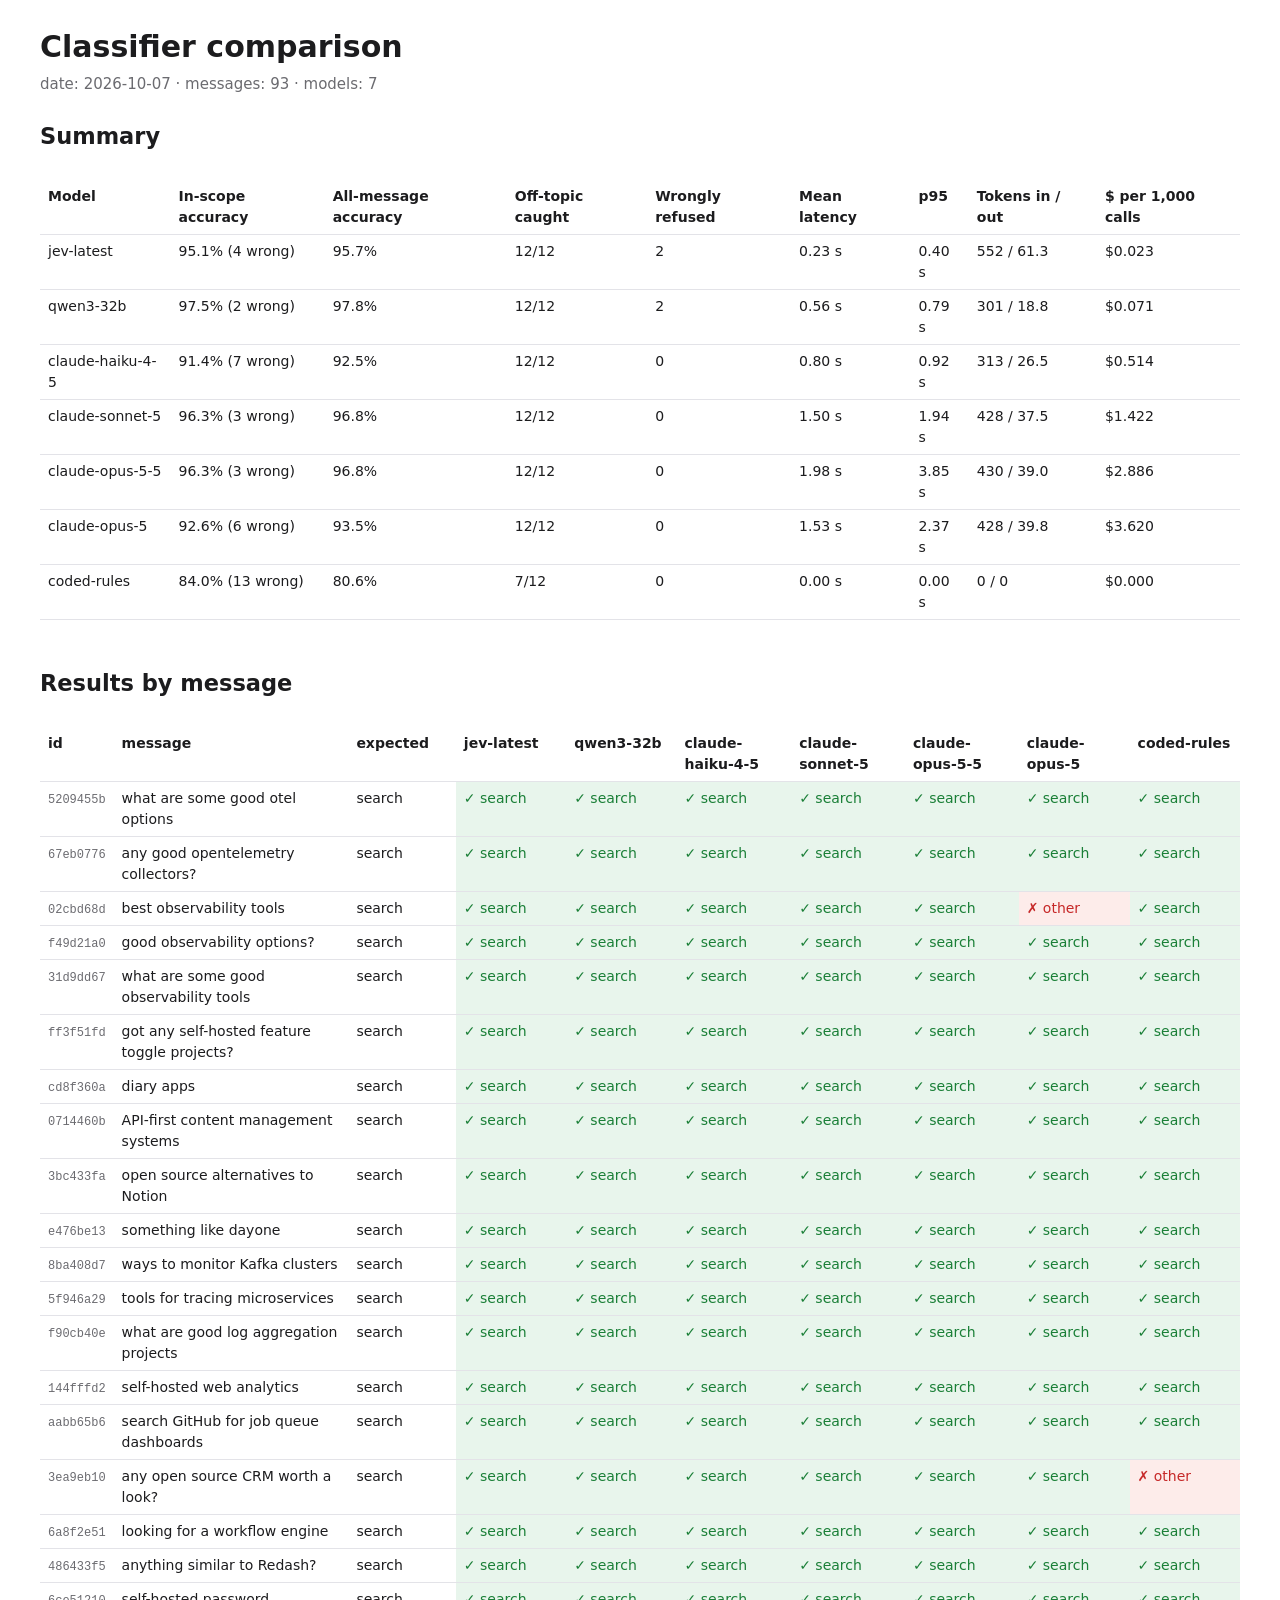
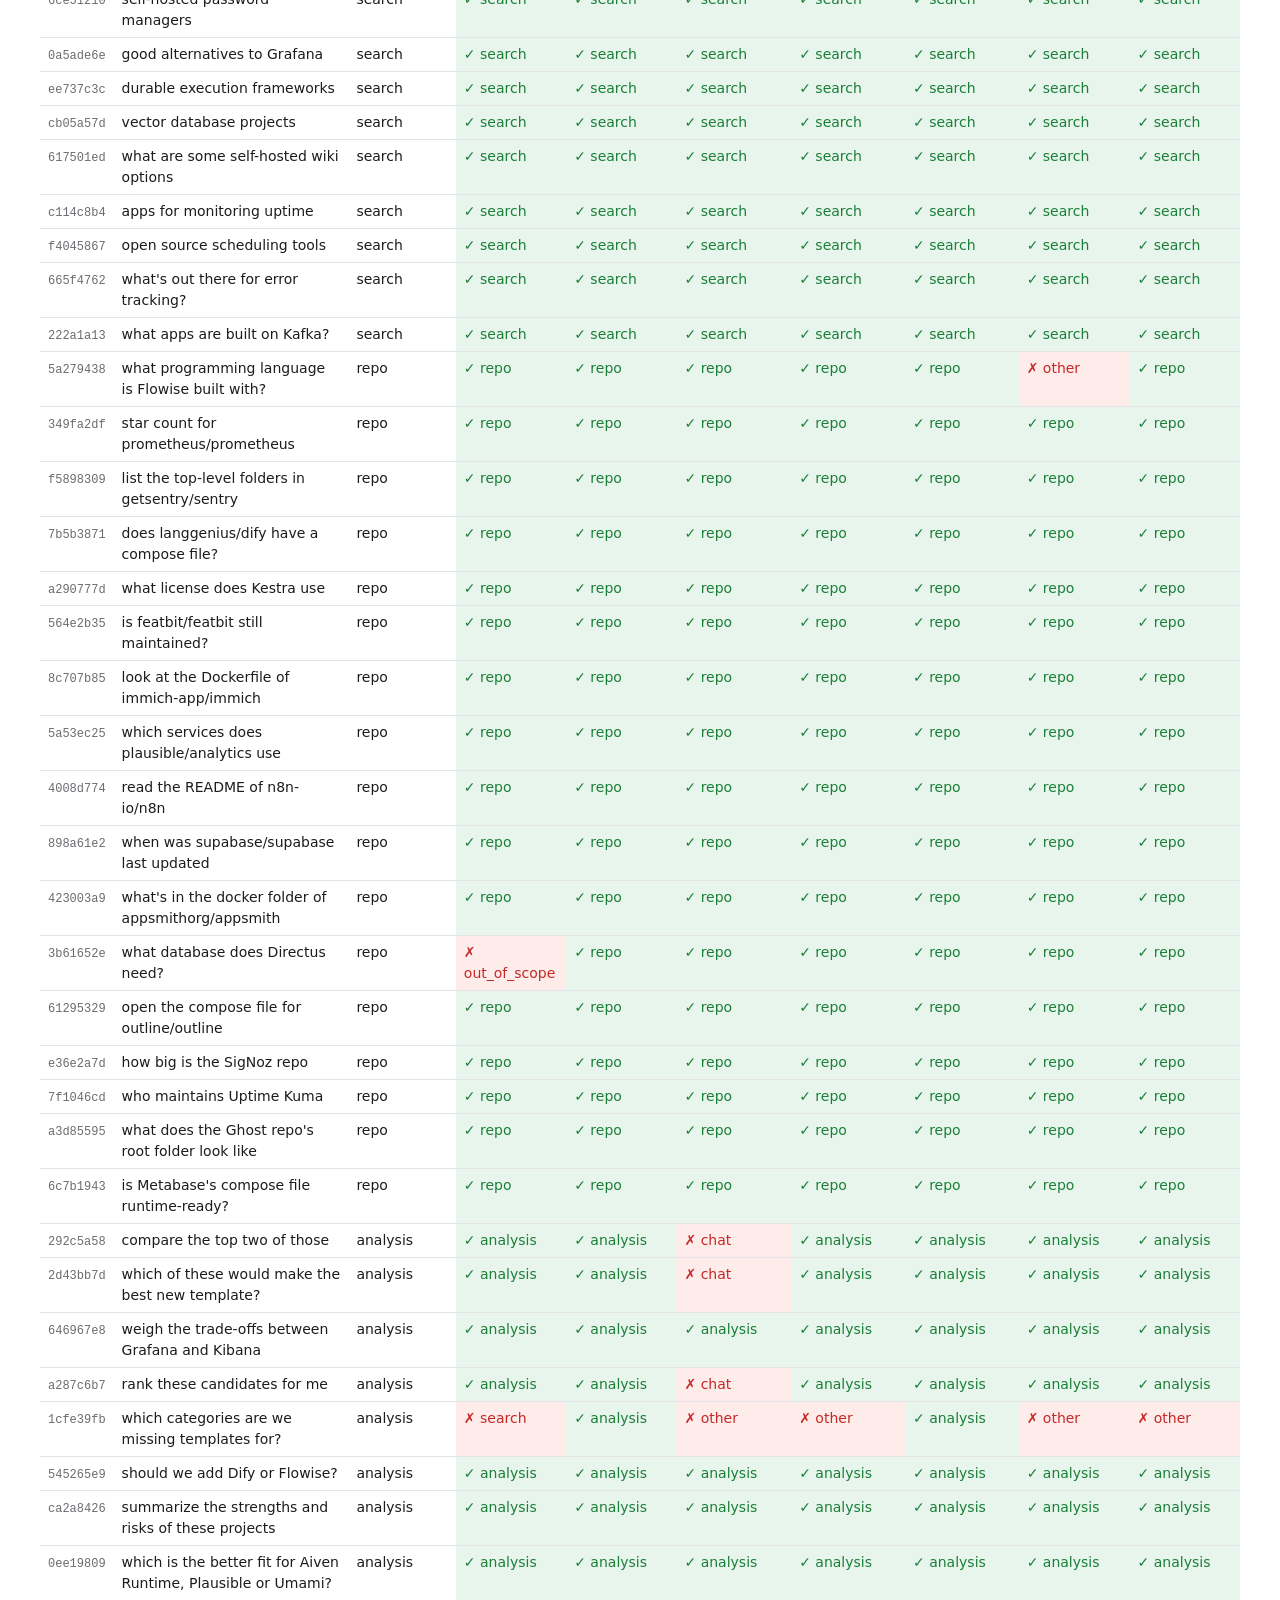
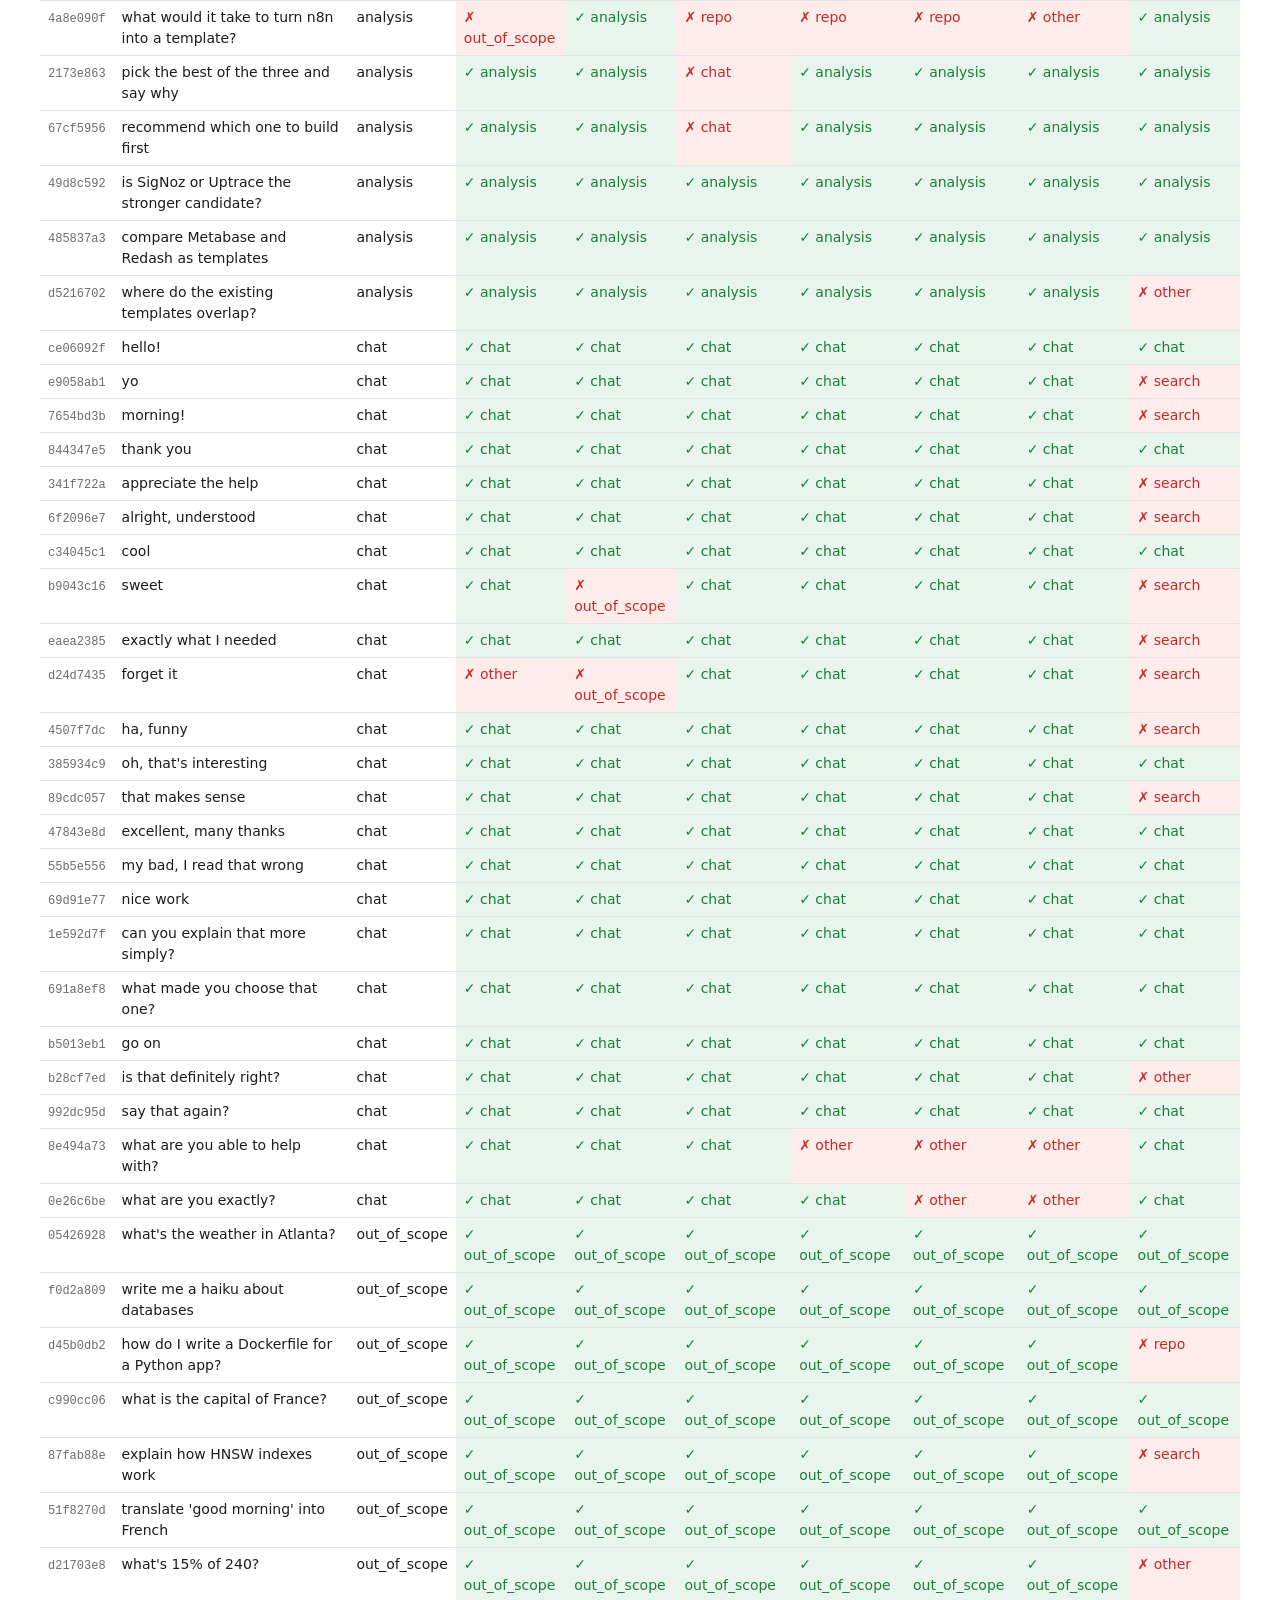
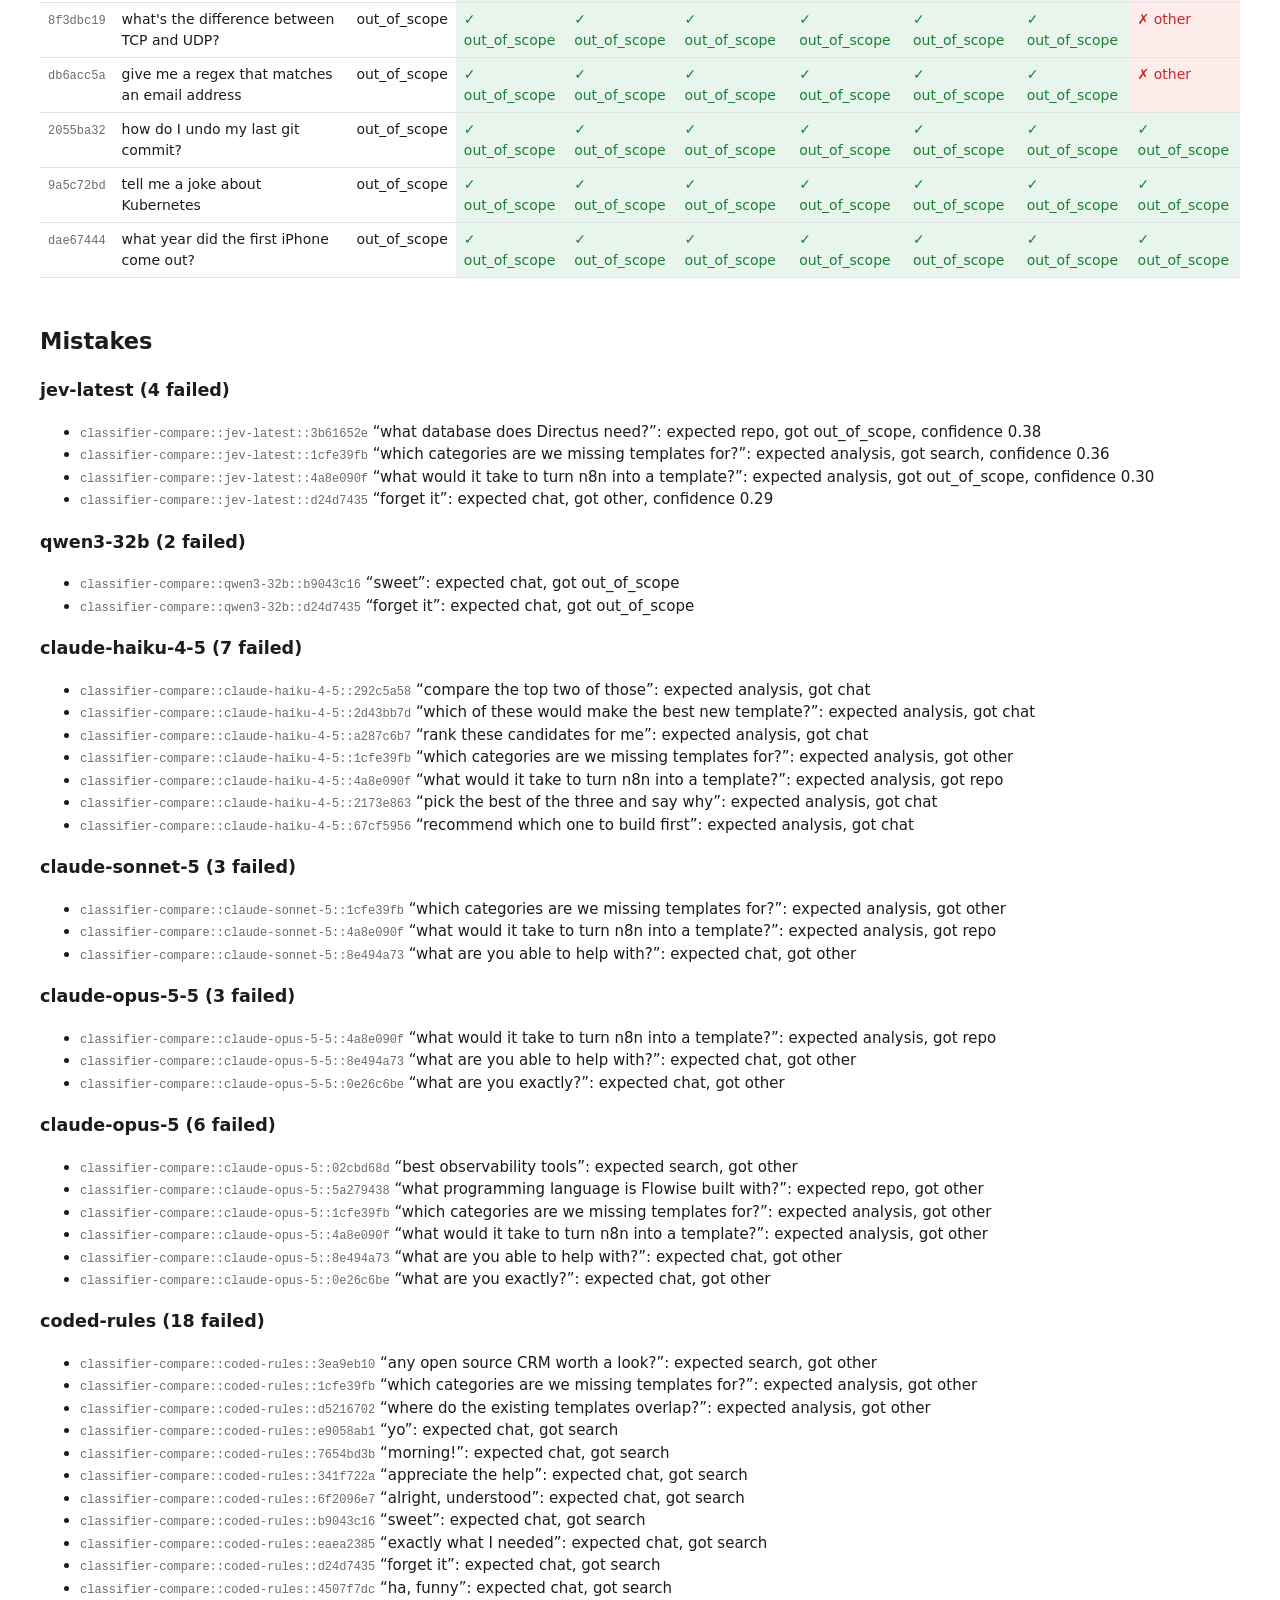
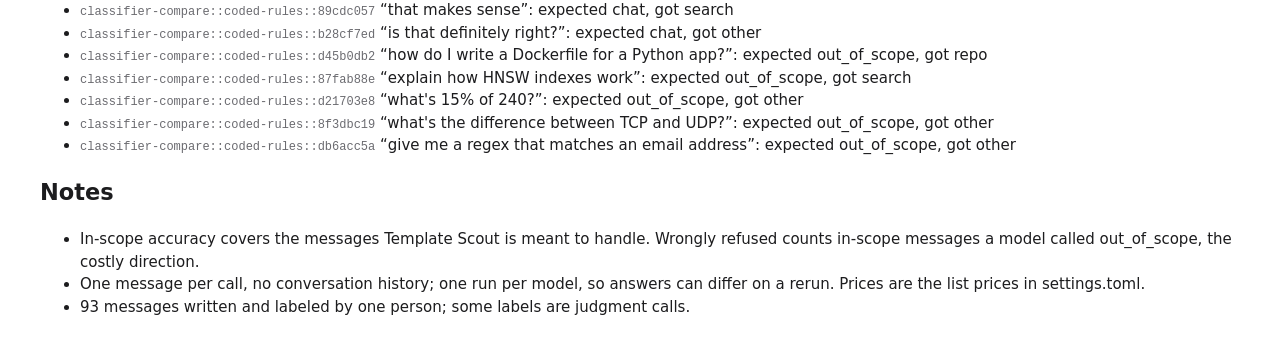
<file: benchmarks/report.html>
<!doctype html><html lang=en><meta charset=utf-8><meta name=viewport content='width=device-width,initial-scale=1'><title>Classifier comparison</title><style>
:root{--bg:#fff;--fg:#1c1c1e;--mute:#6b6b70;--line:#e3e3e8;--ok:#1a7f37;--bad:#c62828;
--okbg:#e8f5ec;--badbg:#fdecea}
@media (prefers-color-scheme:dark){:root{--bg:#161618;--fg:#ececf0;--mute:#9a9aa3;
--line:#2e2e33;--ok:#4cc16d;--bad:#ff7b72;--okbg:#14301d;--badbg:#3a1a18}}
body{background:var(--bg);color:var(--fg);font:15px/1.5 system-ui,sans-serif;margin:0 auto;
max-width:1200px;padding:24px 16px}
h1{margin:0 0 4px}p.meta{color:var(--mute);margin:0 0 24px}
table{border-collapse:collapse;width:100%;margin:8px 0 28px;font-size:14px}
th,td{border-bottom:1px solid var(--line);padding:6px 8px;text-align:left;vertical-align:top}
th{position:sticky;top:0;background:var(--bg)}
td.ok{background:var(--okbg);color:var(--ok)}td.bad{background:var(--badbg);color:var(--bad)}
code{font-size:12px;color:var(--mute)}.scroll{overflow-x:auto}
</style><body><h1>Classifier comparison</h1><p class=meta>date: 2026-10-07 · messages: 93 · models: 7</p><h2>Summary</h2><div class=scroll><table><tr><th>Model</th><th>In-scope accuracy</th><th>All-message accuracy</th><th>Off-topic caught</th><th>Wrongly refused</th><th>Mean latency</th><th>p95</th><th>Tokens in / out</th><th>$ per 1,000 calls</th></tr><tr><td>jev-latest</td><td>95.1% (4 wrong)</td><td>95.7%</td><td>12/12</td><td>2</td><td>0.23 s</td><td>0.40 s</td><td>552 / 61.3</td><td>$0.023</td></tr><tr><td>qwen3-32b</td><td>97.5% (2 wrong)</td><td>97.8%</td><td>12/12</td><td>2</td><td>0.56 s</td><td>0.79 s</td><td>301 / 18.8</td><td>$0.071</td></tr><tr><td>claude-haiku-4-5</td><td>91.4% (7 wrong)</td><td>92.5%</td><td>12/12</td><td>0</td><td>0.80 s</td><td>0.92 s</td><td>313 / 26.5</td><td>$0.514</td></tr><tr><td>claude-sonnet-5</td><td>96.3% (3 wrong)</td><td>96.8%</td><td>12/12</td><td>0</td><td>1.50 s</td><td>1.94 s</td><td>428 / 37.5</td><td>$1.422</td></tr><tr><td>claude-opus-5-5</td><td>96.3% (3 wrong)</td><td>96.8%</td><td>12/12</td><td>0</td><td>1.98 s</td><td>3.85 s</td><td>430 / 39.0</td><td>$2.886</td></tr><tr><td>claude-opus-5</td><td>92.6% (6 wrong)</td><td>93.5%</td><td>12/12</td><td>0</td><td>1.53 s</td><td>2.37 s</td><td>428 / 39.8</td><td>$3.620</td></tr><tr><td>coded-rules</td><td>84.0% (13 wrong)</td><td>80.6%</td><td>7/12</td><td>0</td><td>0.00 s</td><td>0.00 s</td><td>0 / 0</td><td>$0.000</td></tr></table></div><h2>Results by message</h2><div class=scroll><table><tr><th>id</th><th>message</th><th>expected</th><th>jev-latest</th><th>qwen3-32b</th><th>claude-haiku-4-5</th><th>claude-sonnet-5</th><th>claude-opus-5-5</th><th>claude-opus-5</th><th>coded-rules</th></tr><tr><td><code>5209455b</code></td><td>what are some good otel options</td><td>search</td><td class=ok title='classifier-compare::jev-latest::5209455b'>✓ search</td><td class=ok title='classifier-compare::qwen3-32b::5209455b'>✓ search</td><td class=ok title='classifier-compare::claude-haiku-4-5::5209455b'>✓ search</td><td class=ok title='classifier-compare::claude-sonnet-5::5209455b'>✓ search</td><td class=ok title='classifier-compare::claude-opus-5-5::5209455b'>✓ search</td><td class=ok title='classifier-compare::claude-opus-5::5209455b'>✓ search</td><td class=ok title='classifier-compare::coded-rules::5209455b'>✓ search</td></tr><tr><td><code>67eb0776</code></td><td>any good opentelemetry collectors?</td><td>search</td><td class=ok title='classifier-compare::jev-latest::67eb0776'>✓ search</td><td class=ok title='classifier-compare::qwen3-32b::67eb0776'>✓ search</td><td class=ok title='classifier-compare::claude-haiku-4-5::67eb0776'>✓ search</td><td class=ok title='classifier-compare::claude-sonnet-5::67eb0776'>✓ search</td><td class=ok title='classifier-compare::claude-opus-5-5::67eb0776'>✓ search</td><td class=ok title='classifier-compare::claude-opus-5::67eb0776'>✓ search</td><td class=ok title='classifier-compare::coded-rules::67eb0776'>✓ search</td></tr><tr><td><code>02cbd68d</code></td><td>best observability tools</td><td>search</td><td class=ok title='classifier-compare::jev-latest::02cbd68d'>✓ search</td><td class=ok title='classifier-compare::qwen3-32b::02cbd68d'>✓ search</td><td class=ok title='classifier-compare::claude-haiku-4-5::02cbd68d'>✓ search</td><td class=ok title='classifier-compare::claude-sonnet-5::02cbd68d'>✓ search</td><td class=ok title='classifier-compare::claude-opus-5-5::02cbd68d'>✓ search</td><td class=bad title='classifier-compare::claude-opus-5::02cbd68d'>✗ other</td><td class=ok title='classifier-compare::coded-rules::02cbd68d'>✓ search</td></tr><tr><td><code>f49d21a0</code></td><td>good observability options?</td><td>search</td><td class=ok title='classifier-compare::jev-latest::f49d21a0'>✓ search</td><td class=ok title='classifier-compare::qwen3-32b::f49d21a0'>✓ search</td><td class=ok title='classifier-compare::claude-haiku-4-5::f49d21a0'>✓ search</td><td class=ok title='classifier-compare::claude-sonnet-5::f49d21a0'>✓ search</td><td class=ok title='classifier-compare::claude-opus-5-5::f49d21a0'>✓ search</td><td class=ok title='classifier-compare::claude-opus-5::f49d21a0'>✓ search</td><td class=ok title='classifier-compare::coded-rules::f49d21a0'>✓ search</td></tr><tr><td><code>31d9dd67</code></td><td>what are some good observability tools</td><td>search</td><td class=ok title='classifier-compare::jev-latest::31d9dd67'>✓ search</td><td class=ok title='classifier-compare::qwen3-32b::31d9dd67'>✓ search</td><td class=ok title='classifier-compare::claude-haiku-4-5::31d9dd67'>✓ search</td><td class=ok title='classifier-compare::claude-sonnet-5::31d9dd67'>✓ search</td><td class=ok title='classifier-compare::claude-opus-5-5::31d9dd67'>✓ search</td><td class=ok title='classifier-compare::claude-opus-5::31d9dd67'>✓ search</td><td class=ok title='classifier-compare::coded-rules::31d9dd67'>✓ search</td></tr><tr><td><code>ff3f51fd</code></td><td>got any self-hosted feature toggle projects?</td><td>search</td><td class=ok title='classifier-compare::jev-latest::ff3f51fd'>✓ search</td><td class=ok title='classifier-compare::qwen3-32b::ff3f51fd'>✓ search</td><td class=ok title='classifier-compare::claude-haiku-4-5::ff3f51fd'>✓ search</td><td class=ok title='classifier-compare::claude-sonnet-5::ff3f51fd'>✓ search</td><td class=ok title='classifier-compare::claude-opus-5-5::ff3f51fd'>✓ search</td><td class=ok title='classifier-compare::claude-opus-5::ff3f51fd'>✓ search</td><td class=ok title='classifier-compare::coded-rules::ff3f51fd'>✓ search</td></tr><tr><td><code>cd8f360a</code></td><td>diary apps</td><td>search</td><td class=ok title='classifier-compare::jev-latest::cd8f360a'>✓ search</td><td class=ok title='classifier-compare::qwen3-32b::cd8f360a'>✓ search</td><td class=ok title='classifier-compare::claude-haiku-4-5::cd8f360a'>✓ search</td><td class=ok title='classifier-compare::claude-sonnet-5::cd8f360a'>✓ search</td><td class=ok title='classifier-compare::claude-opus-5-5::cd8f360a'>✓ search</td><td class=ok title='classifier-compare::claude-opus-5::cd8f360a'>✓ search</td><td class=ok title='classifier-compare::coded-rules::cd8f360a'>✓ search</td></tr><tr><td><code>0714460b</code></td><td>API-first content management systems</td><td>search</td><td class=ok title='classifier-compare::jev-latest::0714460b'>✓ search</td><td class=ok title='classifier-compare::qwen3-32b::0714460b'>✓ search</td><td class=ok title='classifier-compare::claude-haiku-4-5::0714460b'>✓ search</td><td class=ok title='classifier-compare::claude-sonnet-5::0714460b'>✓ search</td><td class=ok title='classifier-compare::claude-opus-5-5::0714460b'>✓ search</td><td class=ok title='classifier-compare::claude-opus-5::0714460b'>✓ search</td><td class=ok title='classifier-compare::coded-rules::0714460b'>✓ search</td></tr><tr><td><code>3bc433fa</code></td><td>open source alternatives to Notion</td><td>search</td><td class=ok title='classifier-compare::jev-latest::3bc433fa'>✓ search</td><td class=ok title='classifier-compare::qwen3-32b::3bc433fa'>✓ search</td><td class=ok title='classifier-compare::claude-haiku-4-5::3bc433fa'>✓ search</td><td class=ok title='classifier-compare::claude-sonnet-5::3bc433fa'>✓ search</td><td class=ok title='classifier-compare::claude-opus-5-5::3bc433fa'>✓ search</td><td class=ok title='classifier-compare::claude-opus-5::3bc433fa'>✓ search</td><td class=ok title='classifier-compare::coded-rules::3bc433fa'>✓ search</td></tr><tr><td><code>e476be13</code></td><td>something like dayone</td><td>search</td><td class=ok title='classifier-compare::jev-latest::e476be13'>✓ search</td><td class=ok title='classifier-compare::qwen3-32b::e476be13'>✓ search</td><td class=ok title='classifier-compare::claude-haiku-4-5::e476be13'>✓ search</td><td class=ok title='classifier-compare::claude-sonnet-5::e476be13'>✓ search</td><td class=ok title='classifier-compare::claude-opus-5-5::e476be13'>✓ search</td><td class=ok title='classifier-compare::claude-opus-5::e476be13'>✓ search</td><td class=ok title='classifier-compare::coded-rules::e476be13'>✓ search</td></tr><tr><td><code>8ba408d7</code></td><td>ways to monitor Kafka clusters</td><td>search</td><td class=ok title='classifier-compare::jev-latest::8ba408d7'>✓ search</td><td class=ok title='classifier-compare::qwen3-32b::8ba408d7'>✓ search</td><td class=ok title='classifier-compare::claude-haiku-4-5::8ba408d7'>✓ search</td><td class=ok title='classifier-compare::claude-sonnet-5::8ba408d7'>✓ search</td><td class=ok title='classifier-compare::claude-opus-5-5::8ba408d7'>✓ search</td><td class=ok title='classifier-compare::claude-opus-5::8ba408d7'>✓ search</td><td class=ok title='classifier-compare::coded-rules::8ba408d7'>✓ search</td></tr><tr><td><code>5f946a29</code></td><td>tools for tracing microservices</td><td>search</td><td class=ok title='classifier-compare::jev-latest::5f946a29'>✓ search</td><td class=ok title='classifier-compare::qwen3-32b::5f946a29'>✓ search</td><td class=ok title='classifier-compare::claude-haiku-4-5::5f946a29'>✓ search</td><td class=ok title='classifier-compare::claude-sonnet-5::5f946a29'>✓ search</td><td class=ok title='classifier-compare::claude-opus-5-5::5f946a29'>✓ search</td><td class=ok title='classifier-compare::claude-opus-5::5f946a29'>✓ search</td><td class=ok title='classifier-compare::coded-rules::5f946a29'>✓ search</td></tr><tr><td><code>f90cb40e</code></td><td>what are good log aggregation projects</td><td>search</td><td class=ok title='classifier-compare::jev-latest::f90cb40e'>✓ search</td><td class=ok title='classifier-compare::qwen3-32b::f90cb40e'>✓ search</td><td class=ok title='classifier-compare::claude-haiku-4-5::f90cb40e'>✓ search</td><td class=ok title='classifier-compare::claude-sonnet-5::f90cb40e'>✓ search</td><td class=ok title='classifier-compare::claude-opus-5-5::f90cb40e'>✓ search</td><td class=ok title='classifier-compare::claude-opus-5::f90cb40e'>✓ search</td><td class=ok title='classifier-compare::coded-rules::f90cb40e'>✓ search</td></tr><tr><td><code>144fffd2</code></td><td>self-hosted web analytics</td><td>search</td><td class=ok title='classifier-compare::jev-latest::144fffd2'>✓ search</td><td class=ok title='classifier-compare::qwen3-32b::144fffd2'>✓ search</td><td class=ok title='classifier-compare::claude-haiku-4-5::144fffd2'>✓ search</td><td class=ok title='classifier-compare::claude-sonnet-5::144fffd2'>✓ search</td><td class=ok title='classifier-compare::claude-opus-5-5::144fffd2'>✓ search</td><td class=ok title='classifier-compare::claude-opus-5::144fffd2'>✓ search</td><td class=ok title='classifier-compare::coded-rules::144fffd2'>✓ search</td></tr><tr><td><code>aabb65b6</code></td><td>search GitHub for job queue dashboards</td><td>search</td><td class=ok title='classifier-compare::jev-latest::aabb65b6'>✓ search</td><td class=ok title='classifier-compare::qwen3-32b::aabb65b6'>✓ search</td><td class=ok title='classifier-compare::claude-haiku-4-5::aabb65b6'>✓ search</td><td class=ok title='classifier-compare::claude-sonnet-5::aabb65b6'>✓ search</td><td class=ok title='classifier-compare::claude-opus-5-5::aabb65b6'>✓ search</td><td class=ok title='classifier-compare::claude-opus-5::aabb65b6'>✓ search</td><td class=ok title='classifier-compare::coded-rules::aabb65b6'>✓ search</td></tr><tr><td><code>3ea9eb10</code></td><td>any open source CRM worth a look?</td><td>search</td><td class=ok title='classifier-compare::jev-latest::3ea9eb10'>✓ search</td><td class=ok title='classifier-compare::qwen3-32b::3ea9eb10'>✓ search</td><td class=ok title='classifier-compare::claude-haiku-4-5::3ea9eb10'>✓ search</td><td class=ok title='classifier-compare::claude-sonnet-5::3ea9eb10'>✓ search</td><td class=ok title='classifier-compare::claude-opus-5-5::3ea9eb10'>✓ search</td><td class=ok title='classifier-compare::claude-opus-5::3ea9eb10'>✓ search</td><td class=bad title='classifier-compare::coded-rules::3ea9eb10'>✗ other</td></tr><tr><td><code>6a8f2e51</code></td><td>looking for a workflow engine</td><td>search</td><td class=ok title='classifier-compare::jev-latest::6a8f2e51'>✓ search</td><td class=ok title='classifier-compare::qwen3-32b::6a8f2e51'>✓ search</td><td class=ok title='classifier-compare::claude-haiku-4-5::6a8f2e51'>✓ search</td><td class=ok title='classifier-compare::claude-sonnet-5::6a8f2e51'>✓ search</td><td class=ok title='classifier-compare::claude-opus-5-5::6a8f2e51'>✓ search</td><td class=ok title='classifier-compare::claude-opus-5::6a8f2e51'>✓ search</td><td class=ok title='classifier-compare::coded-rules::6a8f2e51'>✓ search</td></tr><tr><td><code>486433f5</code></td><td>anything similar to Redash?</td><td>search</td><td class=ok title='classifier-compare::jev-latest::486433f5'>✓ search</td><td class=ok title='classifier-compare::qwen3-32b::486433f5'>✓ search</td><td class=ok title='classifier-compare::claude-haiku-4-5::486433f5'>✓ search</td><td class=ok title='classifier-compare::claude-sonnet-5::486433f5'>✓ search</td><td class=ok title='classifier-compare::claude-opus-5-5::486433f5'>✓ search</td><td class=ok title='classifier-compare::claude-opus-5::486433f5'>✓ search</td><td class=ok title='classifier-compare::coded-rules::486433f5'>✓ search</td></tr><tr><td><code>6ce51210</code></td><td>self-hosted password managers</td><td>search</td><td class=ok title='classifier-compare::jev-latest::6ce51210'>✓ search</td><td class=ok title='classifier-compare::qwen3-32b::6ce51210'>✓ search</td><td class=ok title='classifier-compare::claude-haiku-4-5::6ce51210'>✓ search</td><td class=ok title='classifier-compare::claude-sonnet-5::6ce51210'>✓ search</td><td class=ok title='classifier-compare::claude-opus-5-5::6ce51210'>✓ search</td><td class=ok title='classifier-compare::claude-opus-5::6ce51210'>✓ search</td><td class=ok title='classifier-compare::coded-rules::6ce51210'>✓ search</td></tr><tr><td><code>0a5ade6e</code></td><td>good alternatives to Grafana</td><td>search</td><td class=ok title='classifier-compare::jev-latest::0a5ade6e'>✓ search</td><td class=ok title='classifier-compare::qwen3-32b::0a5ade6e'>✓ search</td><td class=ok title='classifier-compare::claude-haiku-4-5::0a5ade6e'>✓ search</td><td class=ok title='classifier-compare::claude-sonnet-5::0a5ade6e'>✓ search</td><td class=ok title='classifier-compare::claude-opus-5-5::0a5ade6e'>✓ search</td><td class=ok title='classifier-compare::claude-opus-5::0a5ade6e'>✓ search</td><td class=ok title='classifier-compare::coded-rules::0a5ade6e'>✓ search</td></tr><tr><td><code>ee737c3c</code></td><td>durable execution frameworks</td><td>search</td><td class=ok title='classifier-compare::jev-latest::ee737c3c'>✓ search</td><td class=ok title='classifier-compare::qwen3-32b::ee737c3c'>✓ search</td><td class=ok title='classifier-compare::claude-haiku-4-5::ee737c3c'>✓ search</td><td class=ok title='classifier-compare::claude-sonnet-5::ee737c3c'>✓ search</td><td class=ok title='classifier-compare::claude-opus-5-5::ee737c3c'>✓ search</td><td class=ok title='classifier-compare::claude-opus-5::ee737c3c'>✓ search</td><td class=ok title='classifier-compare::coded-rules::ee737c3c'>✓ search</td></tr><tr><td><code>cb05a57d</code></td><td>vector database projects</td><td>search</td><td class=ok title='classifier-compare::jev-latest::cb05a57d'>✓ search</td><td class=ok title='classifier-compare::qwen3-32b::cb05a57d'>✓ search</td><td class=ok title='classifier-compare::claude-haiku-4-5::cb05a57d'>✓ search</td><td class=ok title='classifier-compare::claude-sonnet-5::cb05a57d'>✓ search</td><td class=ok title='classifier-compare::claude-opus-5-5::cb05a57d'>✓ search</td><td class=ok title='classifier-compare::claude-opus-5::cb05a57d'>✓ search</td><td class=ok title='classifier-compare::coded-rules::cb05a57d'>✓ search</td></tr><tr><td><code>617501ed</code></td><td>what are some self-hosted wiki options</td><td>search</td><td class=ok title='classifier-compare::jev-latest::617501ed'>✓ search</td><td class=ok title='classifier-compare::qwen3-32b::617501ed'>✓ search</td><td class=ok title='classifier-compare::claude-haiku-4-5::617501ed'>✓ search</td><td class=ok title='classifier-compare::claude-sonnet-5::617501ed'>✓ search</td><td class=ok title='classifier-compare::claude-opus-5-5::617501ed'>✓ search</td><td class=ok title='classifier-compare::claude-opus-5::617501ed'>✓ search</td><td class=ok title='classifier-compare::coded-rules::617501ed'>✓ search</td></tr><tr><td><code>c114c8b4</code></td><td>apps for monitoring uptime</td><td>search</td><td class=ok title='classifier-compare::jev-latest::c114c8b4'>✓ search</td><td class=ok title='classifier-compare::qwen3-32b::c114c8b4'>✓ search</td><td class=ok title='classifier-compare::claude-haiku-4-5::c114c8b4'>✓ search</td><td class=ok title='classifier-compare::claude-sonnet-5::c114c8b4'>✓ search</td><td class=ok title='classifier-compare::claude-opus-5-5::c114c8b4'>✓ search</td><td class=ok title='classifier-compare::claude-opus-5::c114c8b4'>✓ search</td><td class=ok title='classifier-compare::coded-rules::c114c8b4'>✓ search</td></tr><tr><td><code>f4045867</code></td><td>open source scheduling tools</td><td>search</td><td class=ok title='classifier-compare::jev-latest::f4045867'>✓ search</td><td class=ok title='classifier-compare::qwen3-32b::f4045867'>✓ search</td><td class=ok title='classifier-compare::claude-haiku-4-5::f4045867'>✓ search</td><td class=ok title='classifier-compare::claude-sonnet-5::f4045867'>✓ search</td><td class=ok title='classifier-compare::claude-opus-5-5::f4045867'>✓ search</td><td class=ok title='classifier-compare::claude-opus-5::f4045867'>✓ search</td><td class=ok title='classifier-compare::coded-rules::f4045867'>✓ search</td></tr><tr><td><code>665f4762</code></td><td>what&#x27;s out there for error tracking?</td><td>search</td><td class=ok title='classifier-compare::jev-latest::665f4762'>✓ search</td><td class=ok title='classifier-compare::qwen3-32b::665f4762'>✓ search</td><td class=ok title='classifier-compare::claude-haiku-4-5::665f4762'>✓ search</td><td class=ok title='classifier-compare::claude-sonnet-5::665f4762'>✓ search</td><td class=ok title='classifier-compare::claude-opus-5-5::665f4762'>✓ search</td><td class=ok title='classifier-compare::claude-opus-5::665f4762'>✓ search</td><td class=ok title='classifier-compare::coded-rules::665f4762'>✓ search</td></tr><tr><td><code>222a1a13</code></td><td>what apps are built on Kafka?</td><td>search</td><td class=ok title='classifier-compare::jev-latest::222a1a13'>✓ search</td><td class=ok title='classifier-compare::qwen3-32b::222a1a13'>✓ search</td><td class=ok title='classifier-compare::claude-haiku-4-5::222a1a13'>✓ search</td><td class=ok title='classifier-compare::claude-sonnet-5::222a1a13'>✓ search</td><td class=ok title='classifier-compare::claude-opus-5-5::222a1a13'>✓ search</td><td class=ok title='classifier-compare::claude-opus-5::222a1a13'>✓ search</td><td class=ok title='classifier-compare::coded-rules::222a1a13'>✓ search</td></tr><tr><td><code>5a279438</code></td><td>what programming language is Flowise built with?</td><td>repo</td><td class=ok title='classifier-compare::jev-latest::5a279438'>✓ repo</td><td class=ok title='classifier-compare::qwen3-32b::5a279438'>✓ repo</td><td class=ok title='classifier-compare::claude-haiku-4-5::5a279438'>✓ repo</td><td class=ok title='classifier-compare::claude-sonnet-5::5a279438'>✓ repo</td><td class=ok title='classifier-compare::claude-opus-5-5::5a279438'>✓ repo</td><td class=bad title='classifier-compare::claude-opus-5::5a279438'>✗ other</td><td class=ok title='classifier-compare::coded-rules::5a279438'>✓ repo</td></tr><tr><td><code>349fa2df</code></td><td>star count for prometheus/prometheus</td><td>repo</td><td class=ok title='classifier-compare::jev-latest::349fa2df'>✓ repo</td><td class=ok title='classifier-compare::qwen3-32b::349fa2df'>✓ repo</td><td class=ok title='classifier-compare::claude-haiku-4-5::349fa2df'>✓ repo</td><td class=ok title='classifier-compare::claude-sonnet-5::349fa2df'>✓ repo</td><td class=ok title='classifier-compare::claude-opus-5-5::349fa2df'>✓ repo</td><td class=ok title='classifier-compare::claude-opus-5::349fa2df'>✓ repo</td><td class=ok title='classifier-compare::coded-rules::349fa2df'>✓ repo</td></tr><tr><td><code>f5898309</code></td><td>list the top-level folders in getsentry/sentry</td><td>repo</td><td class=ok title='classifier-compare::jev-latest::f5898309'>✓ repo</td><td class=ok title='classifier-compare::qwen3-32b::f5898309'>✓ repo</td><td class=ok title='classifier-compare::claude-haiku-4-5::f5898309'>✓ repo</td><td class=ok title='classifier-compare::claude-sonnet-5::f5898309'>✓ repo</td><td class=ok title='classifier-compare::claude-opus-5-5::f5898309'>✓ repo</td><td class=ok title='classifier-compare::claude-opus-5::f5898309'>✓ repo</td><td class=ok title='classifier-compare::coded-rules::f5898309'>✓ repo</td></tr><tr><td><code>7b5b3871</code></td><td>does langgenius/dify have a compose file?</td><td>repo</td><td class=ok title='classifier-compare::jev-latest::7b5b3871'>✓ repo</td><td class=ok title='classifier-compare::qwen3-32b::7b5b3871'>✓ repo</td><td class=ok title='classifier-compare::claude-haiku-4-5::7b5b3871'>✓ repo</td><td class=ok title='classifier-compare::claude-sonnet-5::7b5b3871'>✓ repo</td><td class=ok title='classifier-compare::claude-opus-5-5::7b5b3871'>✓ repo</td><td class=ok title='classifier-compare::claude-opus-5::7b5b3871'>✓ repo</td><td class=ok title='classifier-compare::coded-rules::7b5b3871'>✓ repo</td></tr><tr><td><code>a290777d</code></td><td>what license does Kestra use</td><td>repo</td><td class=ok title='classifier-compare::jev-latest::a290777d'>✓ repo</td><td class=ok title='classifier-compare::qwen3-32b::a290777d'>✓ repo</td><td class=ok title='classifier-compare::claude-haiku-4-5::a290777d'>✓ repo</td><td class=ok title='classifier-compare::claude-sonnet-5::a290777d'>✓ repo</td><td class=ok title='classifier-compare::claude-opus-5-5::a290777d'>✓ repo</td><td class=ok title='classifier-compare::claude-opus-5::a290777d'>✓ repo</td><td class=ok title='classifier-compare::coded-rules::a290777d'>✓ repo</td></tr><tr><td><code>564e2b35</code></td><td>is featbit/featbit still maintained?</td><td>repo</td><td class=ok title='classifier-compare::jev-latest::564e2b35'>✓ repo</td><td class=ok title='classifier-compare::qwen3-32b::564e2b35'>✓ repo</td><td class=ok title='classifier-compare::claude-haiku-4-5::564e2b35'>✓ repo</td><td class=ok title='classifier-compare::claude-sonnet-5::564e2b35'>✓ repo</td><td class=ok title='classifier-compare::claude-opus-5-5::564e2b35'>✓ repo</td><td class=ok title='classifier-compare::claude-opus-5::564e2b35'>✓ repo</td><td class=ok title='classifier-compare::coded-rules::564e2b35'>✓ repo</td></tr><tr><td><code>8c707b85</code></td><td>look at the Dockerfile of immich-app/immich</td><td>repo</td><td class=ok title='classifier-compare::jev-latest::8c707b85'>✓ repo</td><td class=ok title='classifier-compare::qwen3-32b::8c707b85'>✓ repo</td><td class=ok title='classifier-compare::claude-haiku-4-5::8c707b85'>✓ repo</td><td class=ok title='classifier-compare::claude-sonnet-5::8c707b85'>✓ repo</td><td class=ok title='classifier-compare::claude-opus-5-5::8c707b85'>✓ repo</td><td class=ok title='classifier-compare::claude-opus-5::8c707b85'>✓ repo</td><td class=ok title='classifier-compare::coded-rules::8c707b85'>✓ repo</td></tr><tr><td><code>5a53ec25</code></td><td>which services does plausible/analytics use</td><td>repo</td><td class=ok title='classifier-compare::jev-latest::5a53ec25'>✓ repo</td><td class=ok title='classifier-compare::qwen3-32b::5a53ec25'>✓ repo</td><td class=ok title='classifier-compare::claude-haiku-4-5::5a53ec25'>✓ repo</td><td class=ok title='classifier-compare::claude-sonnet-5::5a53ec25'>✓ repo</td><td class=ok title='classifier-compare::claude-opus-5-5::5a53ec25'>✓ repo</td><td class=ok title='classifier-compare::claude-opus-5::5a53ec25'>✓ repo</td><td class=ok title='classifier-compare::coded-rules::5a53ec25'>✓ repo</td></tr><tr><td><code>4008d774</code></td><td>read the README of n8n-io/n8n</td><td>repo</td><td class=ok title='classifier-compare::jev-latest::4008d774'>✓ repo</td><td class=ok title='classifier-compare::qwen3-32b::4008d774'>✓ repo</td><td class=ok title='classifier-compare::claude-haiku-4-5::4008d774'>✓ repo</td><td class=ok title='classifier-compare::claude-sonnet-5::4008d774'>✓ repo</td><td class=ok title='classifier-compare::claude-opus-5-5::4008d774'>✓ repo</td><td class=ok title='classifier-compare::claude-opus-5::4008d774'>✓ repo</td><td class=ok title='classifier-compare::coded-rules::4008d774'>✓ repo</td></tr><tr><td><code>898a61e2</code></td><td>when was supabase/supabase last updated</td><td>repo</td><td class=ok title='classifier-compare::jev-latest::898a61e2'>✓ repo</td><td class=ok title='classifier-compare::qwen3-32b::898a61e2'>✓ repo</td><td class=ok title='classifier-compare::claude-haiku-4-5::898a61e2'>✓ repo</td><td class=ok title='classifier-compare::claude-sonnet-5::898a61e2'>✓ repo</td><td class=ok title='classifier-compare::claude-opus-5-5::898a61e2'>✓ repo</td><td class=ok title='classifier-compare::claude-opus-5::898a61e2'>✓ repo</td><td class=ok title='classifier-compare::coded-rules::898a61e2'>✓ repo</td></tr><tr><td><code>423003a9</code></td><td>what&#x27;s in the docker folder of appsmithorg/appsmith</td><td>repo</td><td class=ok title='classifier-compare::jev-latest::423003a9'>✓ repo</td><td class=ok title='classifier-compare::qwen3-32b::423003a9'>✓ repo</td><td class=ok title='classifier-compare::claude-haiku-4-5::423003a9'>✓ repo</td><td class=ok title='classifier-compare::claude-sonnet-5::423003a9'>✓ repo</td><td class=ok title='classifier-compare::claude-opus-5-5::423003a9'>✓ repo</td><td class=ok title='classifier-compare::claude-opus-5::423003a9'>✓ repo</td><td class=ok title='classifier-compare::coded-rules::423003a9'>✓ repo</td></tr><tr><td><code>3b61652e</code></td><td>what database does Directus need?</td><td>repo</td><td class=bad title='classifier-compare::jev-latest::3b61652e'>✗ out_of_scope</td><td class=ok title='classifier-compare::qwen3-32b::3b61652e'>✓ repo</td><td class=ok title='classifier-compare::claude-haiku-4-5::3b61652e'>✓ repo</td><td class=ok title='classifier-compare::claude-sonnet-5::3b61652e'>✓ repo</td><td class=ok title='classifier-compare::claude-opus-5-5::3b61652e'>✓ repo</td><td class=ok title='classifier-compare::claude-opus-5::3b61652e'>✓ repo</td><td class=ok title='classifier-compare::coded-rules::3b61652e'>✓ repo</td></tr><tr><td><code>61295329</code></td><td>open the compose file for outline/outline</td><td>repo</td><td class=ok title='classifier-compare::jev-latest::61295329'>✓ repo</td><td class=ok title='classifier-compare::qwen3-32b::61295329'>✓ repo</td><td class=ok title='classifier-compare::claude-haiku-4-5::61295329'>✓ repo</td><td class=ok title='classifier-compare::claude-sonnet-5::61295329'>✓ repo</td><td class=ok title='classifier-compare::claude-opus-5-5::61295329'>✓ repo</td><td class=ok title='classifier-compare::claude-opus-5::61295329'>✓ repo</td><td class=ok title='classifier-compare::coded-rules::61295329'>✓ repo</td></tr><tr><td><code>e36e2a7d</code></td><td>how big is the SigNoz repo</td><td>repo</td><td class=ok title='classifier-compare::jev-latest::e36e2a7d'>✓ repo</td><td class=ok title='classifier-compare::qwen3-32b::e36e2a7d'>✓ repo</td><td class=ok title='classifier-compare::claude-haiku-4-5::e36e2a7d'>✓ repo</td><td class=ok title='classifier-compare::claude-sonnet-5::e36e2a7d'>✓ repo</td><td class=ok title='classifier-compare::claude-opus-5-5::e36e2a7d'>✓ repo</td><td class=ok title='classifier-compare::claude-opus-5::e36e2a7d'>✓ repo</td><td class=ok title='classifier-compare::coded-rules::e36e2a7d'>✓ repo</td></tr><tr><td><code>7f1046cd</code></td><td>who maintains Uptime Kuma</td><td>repo</td><td class=ok title='classifier-compare::jev-latest::7f1046cd'>✓ repo</td><td class=ok title='classifier-compare::qwen3-32b::7f1046cd'>✓ repo</td><td class=ok title='classifier-compare::claude-haiku-4-5::7f1046cd'>✓ repo</td><td class=ok title='classifier-compare::claude-sonnet-5::7f1046cd'>✓ repo</td><td class=ok title='classifier-compare::claude-opus-5-5::7f1046cd'>✓ repo</td><td class=ok title='classifier-compare::claude-opus-5::7f1046cd'>✓ repo</td><td class=ok title='classifier-compare::coded-rules::7f1046cd'>✓ repo</td></tr><tr><td><code>a3d85595</code></td><td>what does the Ghost repo&#x27;s root folder look like</td><td>repo</td><td class=ok title='classifier-compare::jev-latest::a3d85595'>✓ repo</td><td class=ok title='classifier-compare::qwen3-32b::a3d85595'>✓ repo</td><td class=ok title='classifier-compare::claude-haiku-4-5::a3d85595'>✓ repo</td><td class=ok title='classifier-compare::claude-sonnet-5::a3d85595'>✓ repo</td><td class=ok title='classifier-compare::claude-opus-5-5::a3d85595'>✓ repo</td><td class=ok title='classifier-compare::claude-opus-5::a3d85595'>✓ repo</td><td class=ok title='classifier-compare::coded-rules::a3d85595'>✓ repo</td></tr><tr><td><code>6c7b1943</code></td><td>is Metabase&#x27;s compose file runtime-ready?</td><td>repo</td><td class=ok title='classifier-compare::jev-latest::6c7b1943'>✓ repo</td><td class=ok title='classifier-compare::qwen3-32b::6c7b1943'>✓ repo</td><td class=ok title='classifier-compare::claude-haiku-4-5::6c7b1943'>✓ repo</td><td class=ok title='classifier-compare::claude-sonnet-5::6c7b1943'>✓ repo</td><td class=ok title='classifier-compare::claude-opus-5-5::6c7b1943'>✓ repo</td><td class=ok title='classifier-compare::claude-opus-5::6c7b1943'>✓ repo</td><td class=ok title='classifier-compare::coded-rules::6c7b1943'>✓ repo</td></tr><tr><td><code>292c5a58</code></td><td>compare the top two of those</td><td>analysis</td><td class=ok title='classifier-compare::jev-latest::292c5a58'>✓ analysis</td><td class=ok title='classifier-compare::qwen3-32b::292c5a58'>✓ analysis</td><td class=bad title='classifier-compare::claude-haiku-4-5::292c5a58'>✗ chat</td><td class=ok title='classifier-compare::claude-sonnet-5::292c5a58'>✓ analysis</td><td class=ok title='classifier-compare::claude-opus-5-5::292c5a58'>✓ analysis</td><td class=ok title='classifier-compare::claude-opus-5::292c5a58'>✓ analysis</td><td class=ok title='classifier-compare::coded-rules::292c5a58'>✓ analysis</td></tr><tr><td><code>2d43bb7d</code></td><td>which of these would make the best new template?</td><td>analysis</td><td class=ok title='classifier-compare::jev-latest::2d43bb7d'>✓ analysis</td><td class=ok title='classifier-compare::qwen3-32b::2d43bb7d'>✓ analysis</td><td class=bad title='classifier-compare::claude-haiku-4-5::2d43bb7d'>✗ chat</td><td class=ok title='classifier-compare::claude-sonnet-5::2d43bb7d'>✓ analysis</td><td class=ok title='classifier-compare::claude-opus-5-5::2d43bb7d'>✓ analysis</td><td class=ok title='classifier-compare::claude-opus-5::2d43bb7d'>✓ analysis</td><td class=ok title='classifier-compare::coded-rules::2d43bb7d'>✓ analysis</td></tr><tr><td><code>646967e8</code></td><td>weigh the trade-offs between Grafana and Kibana</td><td>analysis</td><td class=ok title='classifier-compare::jev-latest::646967e8'>✓ analysis</td><td class=ok title='classifier-compare::qwen3-32b::646967e8'>✓ analysis</td><td class=ok title='classifier-compare::claude-haiku-4-5::646967e8'>✓ analysis</td><td class=ok title='classifier-compare::claude-sonnet-5::646967e8'>✓ analysis</td><td class=ok title='classifier-compare::claude-opus-5-5::646967e8'>✓ analysis</td><td class=ok title='classifier-compare::claude-opus-5::646967e8'>✓ analysis</td><td class=ok title='classifier-compare::coded-rules::646967e8'>✓ analysis</td></tr><tr><td><code>a287c6b7</code></td><td>rank these candidates for me</td><td>analysis</td><td class=ok title='classifier-compare::jev-latest::a287c6b7'>✓ analysis</td><td class=ok title='classifier-compare::qwen3-32b::a287c6b7'>✓ analysis</td><td class=bad title='classifier-compare::claude-haiku-4-5::a287c6b7'>✗ chat</td><td class=ok title='classifier-compare::claude-sonnet-5::a287c6b7'>✓ analysis</td><td class=ok title='classifier-compare::claude-opus-5-5::a287c6b7'>✓ analysis</td><td class=ok title='classifier-compare::claude-opus-5::a287c6b7'>✓ analysis</td><td class=ok title='classifier-compare::coded-rules::a287c6b7'>✓ analysis</td></tr><tr><td><code>1cfe39fb</code></td><td>which categories are we missing templates for?</td><td>analysis</td><td class=bad title='classifier-compare::jev-latest::1cfe39fb'>✗ search</td><td class=ok title='classifier-compare::qwen3-32b::1cfe39fb'>✓ analysis</td><td class=bad title='classifier-compare::claude-haiku-4-5::1cfe39fb'>✗ other</td><td class=bad title='classifier-compare::claude-sonnet-5::1cfe39fb'>✗ other</td><td class=ok title='classifier-compare::claude-opus-5-5::1cfe39fb'>✓ analysis</td><td class=bad title='classifier-compare::claude-opus-5::1cfe39fb'>✗ other</td><td class=bad title='classifier-compare::coded-rules::1cfe39fb'>✗ other</td></tr><tr><td><code>545265e9</code></td><td>should we add Dify or Flowise?</td><td>analysis</td><td class=ok title='classifier-compare::jev-latest::545265e9'>✓ analysis</td><td class=ok title='classifier-compare::qwen3-32b::545265e9'>✓ analysis</td><td class=ok title='classifier-compare::claude-haiku-4-5::545265e9'>✓ analysis</td><td class=ok title='classifier-compare::claude-sonnet-5::545265e9'>✓ analysis</td><td class=ok title='classifier-compare::claude-opus-5-5::545265e9'>✓ analysis</td><td class=ok title='classifier-compare::claude-opus-5::545265e9'>✓ analysis</td><td class=ok title='classifier-compare::coded-rules::545265e9'>✓ analysis</td></tr><tr><td><code>ca2a8426</code></td><td>summarize the strengths and risks of these projects</td><td>analysis</td><td class=ok title='classifier-compare::jev-latest::ca2a8426'>✓ analysis</td><td class=ok title='classifier-compare::qwen3-32b::ca2a8426'>✓ analysis</td><td class=ok title='classifier-compare::claude-haiku-4-5::ca2a8426'>✓ analysis</td><td class=ok title='classifier-compare::claude-sonnet-5::ca2a8426'>✓ analysis</td><td class=ok title='classifier-compare::claude-opus-5-5::ca2a8426'>✓ analysis</td><td class=ok title='classifier-compare::claude-opus-5::ca2a8426'>✓ analysis</td><td class=ok title='classifier-compare::coded-rules::ca2a8426'>✓ analysis</td></tr><tr><td><code>0ee19809</code></td><td>which is the better fit for Aiven Runtime, Plausible or Umami?</td><td>analysis</td><td class=ok title='classifier-compare::jev-latest::0ee19809'>✓ analysis</td><td class=ok title='classifier-compare::qwen3-32b::0ee19809'>✓ analysis</td><td class=ok title='classifier-compare::claude-haiku-4-5::0ee19809'>✓ analysis</td><td class=ok title='classifier-compare::claude-sonnet-5::0ee19809'>✓ analysis</td><td class=ok title='classifier-compare::claude-opus-5-5::0ee19809'>✓ analysis</td><td class=ok title='classifier-compare::claude-opus-5::0ee19809'>✓ analysis</td><td class=ok title='classifier-compare::coded-rules::0ee19809'>✓ analysis</td></tr><tr><td><code>4a8e090f</code></td><td>what would it take to turn n8n into a template?</td><td>analysis</td><td class=bad title='classifier-compare::jev-latest::4a8e090f'>✗ out_of_scope</td><td class=ok title='classifier-compare::qwen3-32b::4a8e090f'>✓ analysis</td><td class=bad title='classifier-compare::claude-haiku-4-5::4a8e090f'>✗ repo</td><td class=bad title='classifier-compare::claude-sonnet-5::4a8e090f'>✗ repo</td><td class=bad title='classifier-compare::claude-opus-5-5::4a8e090f'>✗ repo</td><td class=bad title='classifier-compare::claude-opus-5::4a8e090f'>✗ other</td><td class=ok title='classifier-compare::coded-rules::4a8e090f'>✓ analysis</td></tr><tr><td><code>2173e863</code></td><td>pick the best of the three and say why</td><td>analysis</td><td class=ok title='classifier-compare::jev-latest::2173e863'>✓ analysis</td><td class=ok title='classifier-compare::qwen3-32b::2173e863'>✓ analysis</td><td class=bad title='classifier-compare::claude-haiku-4-5::2173e863'>✗ chat</td><td class=ok title='classifier-compare::claude-sonnet-5::2173e863'>✓ analysis</td><td class=ok title='classifier-compare::claude-opus-5-5::2173e863'>✓ analysis</td><td class=ok title='classifier-compare::claude-opus-5::2173e863'>✓ analysis</td><td class=ok title='classifier-compare::coded-rules::2173e863'>✓ analysis</td></tr><tr><td><code>67cf5956</code></td><td>recommend which one to build first</td><td>analysis</td><td class=ok title='classifier-compare::jev-latest::67cf5956'>✓ analysis</td><td class=ok title='classifier-compare::qwen3-32b::67cf5956'>✓ analysis</td><td class=bad title='classifier-compare::claude-haiku-4-5::67cf5956'>✗ chat</td><td class=ok title='classifier-compare::claude-sonnet-5::67cf5956'>✓ analysis</td><td class=ok title='classifier-compare::claude-opus-5-5::67cf5956'>✓ analysis</td><td class=ok title='classifier-compare::claude-opus-5::67cf5956'>✓ analysis</td><td class=ok title='classifier-compare::coded-rules::67cf5956'>✓ analysis</td></tr><tr><td><code>49d8c592</code></td><td>is SigNoz or Uptrace the stronger candidate?</td><td>analysis</td><td class=ok title='classifier-compare::jev-latest::49d8c592'>✓ analysis</td><td class=ok title='classifier-compare::qwen3-32b::49d8c592'>✓ analysis</td><td class=ok title='classifier-compare::claude-haiku-4-5::49d8c592'>✓ analysis</td><td class=ok title='classifier-compare::claude-sonnet-5::49d8c592'>✓ analysis</td><td class=ok title='classifier-compare::claude-opus-5-5::49d8c592'>✓ analysis</td><td class=ok title='classifier-compare::claude-opus-5::49d8c592'>✓ analysis</td><td class=ok title='classifier-compare::coded-rules::49d8c592'>✓ analysis</td></tr><tr><td><code>485837a3</code></td><td>compare Metabase and Redash as templates</td><td>analysis</td><td class=ok title='classifier-compare::jev-latest::485837a3'>✓ analysis</td><td class=ok title='classifier-compare::qwen3-32b::485837a3'>✓ analysis</td><td class=ok title='classifier-compare::claude-haiku-4-5::485837a3'>✓ analysis</td><td class=ok title='classifier-compare::claude-sonnet-5::485837a3'>✓ analysis</td><td class=ok title='classifier-compare::claude-opus-5-5::485837a3'>✓ analysis</td><td class=ok title='classifier-compare::claude-opus-5::485837a3'>✓ analysis</td><td class=ok title='classifier-compare::coded-rules::485837a3'>✓ analysis</td></tr><tr><td><code>d5216702</code></td><td>where do the existing templates overlap?</td><td>analysis</td><td class=ok title='classifier-compare::jev-latest::d5216702'>✓ analysis</td><td class=ok title='classifier-compare::qwen3-32b::d5216702'>✓ analysis</td><td class=ok title='classifier-compare::claude-haiku-4-5::d5216702'>✓ analysis</td><td class=ok title='classifier-compare::claude-sonnet-5::d5216702'>✓ analysis</td><td class=ok title='classifier-compare::claude-opus-5-5::d5216702'>✓ analysis</td><td class=ok title='classifier-compare::claude-opus-5::d5216702'>✓ analysis</td><td class=bad title='classifier-compare::coded-rules::d5216702'>✗ other</td></tr><tr><td><code>ce06092f</code></td><td>hello!</td><td>chat</td><td class=ok title='classifier-compare::jev-latest::ce06092f'>✓ chat</td><td class=ok title='classifier-compare::qwen3-32b::ce06092f'>✓ chat</td><td class=ok title='classifier-compare::claude-haiku-4-5::ce06092f'>✓ chat</td><td class=ok title='classifier-compare::claude-sonnet-5::ce06092f'>✓ chat</td><td class=ok title='classifier-compare::claude-opus-5-5::ce06092f'>✓ chat</td><td class=ok title='classifier-compare::claude-opus-5::ce06092f'>✓ chat</td><td class=ok title='classifier-compare::coded-rules::ce06092f'>✓ chat</td></tr><tr><td><code>e9058ab1</code></td><td>yo</td><td>chat</td><td class=ok title='classifier-compare::jev-latest::e9058ab1'>✓ chat</td><td class=ok title='classifier-compare::qwen3-32b::e9058ab1'>✓ chat</td><td class=ok title='classifier-compare::claude-haiku-4-5::e9058ab1'>✓ chat</td><td class=ok title='classifier-compare::claude-sonnet-5::e9058ab1'>✓ chat</td><td class=ok title='classifier-compare::claude-opus-5-5::e9058ab1'>✓ chat</td><td class=ok title='classifier-compare::claude-opus-5::e9058ab1'>✓ chat</td><td class=bad title='classifier-compare::coded-rules::e9058ab1'>✗ search</td></tr><tr><td><code>7654bd3b</code></td><td>morning!</td><td>chat</td><td class=ok title='classifier-compare::jev-latest::7654bd3b'>✓ chat</td><td class=ok title='classifier-compare::qwen3-32b::7654bd3b'>✓ chat</td><td class=ok title='classifier-compare::claude-haiku-4-5::7654bd3b'>✓ chat</td><td class=ok title='classifier-compare::claude-sonnet-5::7654bd3b'>✓ chat</td><td class=ok title='classifier-compare::claude-opus-5-5::7654bd3b'>✓ chat</td><td class=ok title='classifier-compare::claude-opus-5::7654bd3b'>✓ chat</td><td class=bad title='classifier-compare::coded-rules::7654bd3b'>✗ search</td></tr><tr><td><code>844347e5</code></td><td>thank you</td><td>chat</td><td class=ok title='classifier-compare::jev-latest::844347e5'>✓ chat</td><td class=ok title='classifier-compare::qwen3-32b::844347e5'>✓ chat</td><td class=ok title='classifier-compare::claude-haiku-4-5::844347e5'>✓ chat</td><td class=ok title='classifier-compare::claude-sonnet-5::844347e5'>✓ chat</td><td class=ok title='classifier-compare::claude-opus-5-5::844347e5'>✓ chat</td><td class=ok title='classifier-compare::claude-opus-5::844347e5'>✓ chat</td><td class=ok title='classifier-compare::coded-rules::844347e5'>✓ chat</td></tr><tr><td><code>341f722a</code></td><td>appreciate the help</td><td>chat</td><td class=ok title='classifier-compare::jev-latest::341f722a'>✓ chat</td><td class=ok title='classifier-compare::qwen3-32b::341f722a'>✓ chat</td><td class=ok title='classifier-compare::claude-haiku-4-5::341f722a'>✓ chat</td><td class=ok title='classifier-compare::claude-sonnet-5::341f722a'>✓ chat</td><td class=ok title='classifier-compare::claude-opus-5-5::341f722a'>✓ chat</td><td class=ok title='classifier-compare::claude-opus-5::341f722a'>✓ chat</td><td class=bad title='classifier-compare::coded-rules::341f722a'>✗ search</td></tr><tr><td><code>6f2096e7</code></td><td>alright, understood</td><td>chat</td><td class=ok title='classifier-compare::jev-latest::6f2096e7'>✓ chat</td><td class=ok title='classifier-compare::qwen3-32b::6f2096e7'>✓ chat</td><td class=ok title='classifier-compare::claude-haiku-4-5::6f2096e7'>✓ chat</td><td class=ok title='classifier-compare::claude-sonnet-5::6f2096e7'>✓ chat</td><td class=ok title='classifier-compare::claude-opus-5-5::6f2096e7'>✓ chat</td><td class=ok title='classifier-compare::claude-opus-5::6f2096e7'>✓ chat</td><td class=bad title='classifier-compare::coded-rules::6f2096e7'>✗ search</td></tr><tr><td><code>c34045c1</code></td><td>cool</td><td>chat</td><td class=ok title='classifier-compare::jev-latest::c34045c1'>✓ chat</td><td class=ok title='classifier-compare::qwen3-32b::c34045c1'>✓ chat</td><td class=ok title='classifier-compare::claude-haiku-4-5::c34045c1'>✓ chat</td><td class=ok title='classifier-compare::claude-sonnet-5::c34045c1'>✓ chat</td><td class=ok title='classifier-compare::claude-opus-5-5::c34045c1'>✓ chat</td><td class=ok title='classifier-compare::claude-opus-5::c34045c1'>✓ chat</td><td class=ok title='classifier-compare::coded-rules::c34045c1'>✓ chat</td></tr><tr><td><code>b9043c16</code></td><td>sweet</td><td>chat</td><td class=ok title='classifier-compare::jev-latest::b9043c16'>✓ chat</td><td class=bad title='classifier-compare::qwen3-32b::b9043c16'>✗ out_of_scope</td><td class=ok title='classifier-compare::claude-haiku-4-5::b9043c16'>✓ chat</td><td class=ok title='classifier-compare::claude-sonnet-5::b9043c16'>✓ chat</td><td class=ok title='classifier-compare::claude-opus-5-5::b9043c16'>✓ chat</td><td class=ok title='classifier-compare::claude-opus-5::b9043c16'>✓ chat</td><td class=bad title='classifier-compare::coded-rules::b9043c16'>✗ search</td></tr><tr><td><code>eaea2385</code></td><td>exactly what I needed</td><td>chat</td><td class=ok title='classifier-compare::jev-latest::eaea2385'>✓ chat</td><td class=ok title='classifier-compare::qwen3-32b::eaea2385'>✓ chat</td><td class=ok title='classifier-compare::claude-haiku-4-5::eaea2385'>✓ chat</td><td class=ok title='classifier-compare::claude-sonnet-5::eaea2385'>✓ chat</td><td class=ok title='classifier-compare::claude-opus-5-5::eaea2385'>✓ chat</td><td class=ok title='classifier-compare::claude-opus-5::eaea2385'>✓ chat</td><td class=bad title='classifier-compare::coded-rules::eaea2385'>✗ search</td></tr><tr><td><code>d24d7435</code></td><td>forget it</td><td>chat</td><td class=bad title='classifier-compare::jev-latest::d24d7435'>✗ other</td><td class=bad title='classifier-compare::qwen3-32b::d24d7435'>✗ out_of_scope</td><td class=ok title='classifier-compare::claude-haiku-4-5::d24d7435'>✓ chat</td><td class=ok title='classifier-compare::claude-sonnet-5::d24d7435'>✓ chat</td><td class=ok title='classifier-compare::claude-opus-5-5::d24d7435'>✓ chat</td><td class=ok title='classifier-compare::claude-opus-5::d24d7435'>✓ chat</td><td class=bad title='classifier-compare::coded-rules::d24d7435'>✗ search</td></tr><tr><td><code>4507f7dc</code></td><td>ha, funny</td><td>chat</td><td class=ok title='classifier-compare::jev-latest::4507f7dc'>✓ chat</td><td class=ok title='classifier-compare::qwen3-32b::4507f7dc'>✓ chat</td><td class=ok title='classifier-compare::claude-haiku-4-5::4507f7dc'>✓ chat</td><td class=ok title='classifier-compare::claude-sonnet-5::4507f7dc'>✓ chat</td><td class=ok title='classifier-compare::claude-opus-5-5::4507f7dc'>✓ chat</td><td class=ok title='classifier-compare::claude-opus-5::4507f7dc'>✓ chat</td><td class=bad title='classifier-compare::coded-rules::4507f7dc'>✗ search</td></tr><tr><td><code>385934c9</code></td><td>oh, that&#x27;s interesting</td><td>chat</td><td class=ok title='classifier-compare::jev-latest::385934c9'>✓ chat</td><td class=ok title='classifier-compare::qwen3-32b::385934c9'>✓ chat</td><td class=ok title='classifier-compare::claude-haiku-4-5::385934c9'>✓ chat</td><td class=ok title='classifier-compare::claude-sonnet-5::385934c9'>✓ chat</td><td class=ok title='classifier-compare::claude-opus-5-5::385934c9'>✓ chat</td><td class=ok title='classifier-compare::claude-opus-5::385934c9'>✓ chat</td><td class=ok title='classifier-compare::coded-rules::385934c9'>✓ chat</td></tr><tr><td><code>89cdc057</code></td><td>that makes sense</td><td>chat</td><td class=ok title='classifier-compare::jev-latest::89cdc057'>✓ chat</td><td class=ok title='classifier-compare::qwen3-32b::89cdc057'>✓ chat</td><td class=ok title='classifier-compare::claude-haiku-4-5::89cdc057'>✓ chat</td><td class=ok title='classifier-compare::claude-sonnet-5::89cdc057'>✓ chat</td><td class=ok title='classifier-compare::claude-opus-5-5::89cdc057'>✓ chat</td><td class=ok title='classifier-compare::claude-opus-5::89cdc057'>✓ chat</td><td class=bad title='classifier-compare::coded-rules::89cdc057'>✗ search</td></tr><tr><td><code>47843e8d</code></td><td>excellent, many thanks</td><td>chat</td><td class=ok title='classifier-compare::jev-latest::47843e8d'>✓ chat</td><td class=ok title='classifier-compare::qwen3-32b::47843e8d'>✓ chat</td><td class=ok title='classifier-compare::claude-haiku-4-5::47843e8d'>✓ chat</td><td class=ok title='classifier-compare::claude-sonnet-5::47843e8d'>✓ chat</td><td class=ok title='classifier-compare::claude-opus-5-5::47843e8d'>✓ chat</td><td class=ok title='classifier-compare::claude-opus-5::47843e8d'>✓ chat</td><td class=ok title='classifier-compare::coded-rules::47843e8d'>✓ chat</td></tr><tr><td><code>55b5e556</code></td><td>my bad, I read that wrong</td><td>chat</td><td class=ok title='classifier-compare::jev-latest::55b5e556'>✓ chat</td><td class=ok title='classifier-compare::qwen3-32b::55b5e556'>✓ chat</td><td class=ok title='classifier-compare::claude-haiku-4-5::55b5e556'>✓ chat</td><td class=ok title='classifier-compare::claude-sonnet-5::55b5e556'>✓ chat</td><td class=ok title='classifier-compare::claude-opus-5-5::55b5e556'>✓ chat</td><td class=ok title='classifier-compare::claude-opus-5::55b5e556'>✓ chat</td><td class=ok title='classifier-compare::coded-rules::55b5e556'>✓ chat</td></tr><tr><td><code>69d91e77</code></td><td>nice work</td><td>chat</td><td class=ok title='classifier-compare::jev-latest::69d91e77'>✓ chat</td><td class=ok title='classifier-compare::qwen3-32b::69d91e77'>✓ chat</td><td class=ok title='classifier-compare::claude-haiku-4-5::69d91e77'>✓ chat</td><td class=ok title='classifier-compare::claude-sonnet-5::69d91e77'>✓ chat</td><td class=ok title='classifier-compare::claude-opus-5-5::69d91e77'>✓ chat</td><td class=ok title='classifier-compare::claude-opus-5::69d91e77'>✓ chat</td><td class=ok title='classifier-compare::coded-rules::69d91e77'>✓ chat</td></tr><tr><td><code>1e592d7f</code></td><td>can you explain that more simply?</td><td>chat</td><td class=ok title='classifier-compare::jev-latest::1e592d7f'>✓ chat</td><td class=ok title='classifier-compare::qwen3-32b::1e592d7f'>✓ chat</td><td class=ok title='classifier-compare::claude-haiku-4-5::1e592d7f'>✓ chat</td><td class=ok title='classifier-compare::claude-sonnet-5::1e592d7f'>✓ chat</td><td class=ok title='classifier-compare::claude-opus-5-5::1e592d7f'>✓ chat</td><td class=ok title='classifier-compare::claude-opus-5::1e592d7f'>✓ chat</td><td class=ok title='classifier-compare::coded-rules::1e592d7f'>✓ chat</td></tr><tr><td><code>691a8ef8</code></td><td>what made you choose that one?</td><td>chat</td><td class=ok title='classifier-compare::jev-latest::691a8ef8'>✓ chat</td><td class=ok title='classifier-compare::qwen3-32b::691a8ef8'>✓ chat</td><td class=ok title='classifier-compare::claude-haiku-4-5::691a8ef8'>✓ chat</td><td class=ok title='classifier-compare::claude-sonnet-5::691a8ef8'>✓ chat</td><td class=ok title='classifier-compare::claude-opus-5-5::691a8ef8'>✓ chat</td><td class=ok title='classifier-compare::claude-opus-5::691a8ef8'>✓ chat</td><td class=ok title='classifier-compare::coded-rules::691a8ef8'>✓ chat</td></tr><tr><td><code>b5013eb1</code></td><td>go on</td><td>chat</td><td class=ok title='classifier-compare::jev-latest::b5013eb1'>✓ chat</td><td class=ok title='classifier-compare::qwen3-32b::b5013eb1'>✓ chat</td><td class=ok title='classifier-compare::claude-haiku-4-5::b5013eb1'>✓ chat</td><td class=ok title='classifier-compare::claude-sonnet-5::b5013eb1'>✓ chat</td><td class=ok title='classifier-compare::claude-opus-5-5::b5013eb1'>✓ chat</td><td class=ok title='classifier-compare::claude-opus-5::b5013eb1'>✓ chat</td><td class=ok title='classifier-compare::coded-rules::b5013eb1'>✓ chat</td></tr><tr><td><code>b28cf7ed</code></td><td>is that definitely right?</td><td>chat</td><td class=ok title='classifier-compare::jev-latest::b28cf7ed'>✓ chat</td><td class=ok title='classifier-compare::qwen3-32b::b28cf7ed'>✓ chat</td><td class=ok title='classifier-compare::claude-haiku-4-5::b28cf7ed'>✓ chat</td><td class=ok title='classifier-compare::claude-sonnet-5::b28cf7ed'>✓ chat</td><td class=ok title='classifier-compare::claude-opus-5-5::b28cf7ed'>✓ chat</td><td class=ok title='classifier-compare::claude-opus-5::b28cf7ed'>✓ chat</td><td class=bad title='classifier-compare::coded-rules::b28cf7ed'>✗ other</td></tr><tr><td><code>992dc95d</code></td><td>say that again?</td><td>chat</td><td class=ok title='classifier-compare::jev-latest::992dc95d'>✓ chat</td><td class=ok title='classifier-compare::qwen3-32b::992dc95d'>✓ chat</td><td class=ok title='classifier-compare::claude-haiku-4-5::992dc95d'>✓ chat</td><td class=ok title='classifier-compare::claude-sonnet-5::992dc95d'>✓ chat</td><td class=ok title='classifier-compare::claude-opus-5-5::992dc95d'>✓ chat</td><td class=ok title='classifier-compare::claude-opus-5::992dc95d'>✓ chat</td><td class=ok title='classifier-compare::coded-rules::992dc95d'>✓ chat</td></tr><tr><td><code>8e494a73</code></td><td>what are you able to help with?</td><td>chat</td><td class=ok title='classifier-compare::jev-latest::8e494a73'>✓ chat</td><td class=ok title='classifier-compare::qwen3-32b::8e494a73'>✓ chat</td><td class=ok title='classifier-compare::claude-haiku-4-5::8e494a73'>✓ chat</td><td class=bad title='classifier-compare::claude-sonnet-5::8e494a73'>✗ other</td><td class=bad title='classifier-compare::claude-opus-5-5::8e494a73'>✗ other</td><td class=bad title='classifier-compare::claude-opus-5::8e494a73'>✗ other</td><td class=ok title='classifier-compare::coded-rules::8e494a73'>✓ chat</td></tr><tr><td><code>0e26c6be</code></td><td>what are you exactly?</td><td>chat</td><td class=ok title='classifier-compare::jev-latest::0e26c6be'>✓ chat</td><td class=ok title='classifier-compare::qwen3-32b::0e26c6be'>✓ chat</td><td class=ok title='classifier-compare::claude-haiku-4-5::0e26c6be'>✓ chat</td><td class=ok title='classifier-compare::claude-sonnet-5::0e26c6be'>✓ chat</td><td class=bad title='classifier-compare::claude-opus-5-5::0e26c6be'>✗ other</td><td class=bad title='classifier-compare::claude-opus-5::0e26c6be'>✗ other</td><td class=ok title='classifier-compare::coded-rules::0e26c6be'>✓ chat</td></tr><tr><td><code>05426928</code></td><td>what&#x27;s the weather in Atlanta?</td><td>out_of_scope</td><td class=ok title='classifier-compare::jev-latest::05426928'>✓ out_of_scope</td><td class=ok title='classifier-compare::qwen3-32b::05426928'>✓ out_of_scope</td><td class=ok title='classifier-compare::claude-haiku-4-5::05426928'>✓ out_of_scope</td><td class=ok title='classifier-compare::claude-sonnet-5::05426928'>✓ out_of_scope</td><td class=ok title='classifier-compare::claude-opus-5-5::05426928'>✓ out_of_scope</td><td class=ok title='classifier-compare::claude-opus-5::05426928'>✓ out_of_scope</td><td class=ok title='classifier-compare::coded-rules::05426928'>✓ out_of_scope</td></tr><tr><td><code>f0d2a809</code></td><td>write me a haiku about databases</td><td>out_of_scope</td><td class=ok title='classifier-compare::jev-latest::f0d2a809'>✓ out_of_scope</td><td class=ok title='classifier-compare::qwen3-32b::f0d2a809'>✓ out_of_scope</td><td class=ok title='classifier-compare::claude-haiku-4-5::f0d2a809'>✓ out_of_scope</td><td class=ok title='classifier-compare::claude-sonnet-5::f0d2a809'>✓ out_of_scope</td><td class=ok title='classifier-compare::claude-opus-5-5::f0d2a809'>✓ out_of_scope</td><td class=ok title='classifier-compare::claude-opus-5::f0d2a809'>✓ out_of_scope</td><td class=ok title='classifier-compare::coded-rules::f0d2a809'>✓ out_of_scope</td></tr><tr><td><code>d45b0db2</code></td><td>how do I write a Dockerfile for a Python app?</td><td>out_of_scope</td><td class=ok title='classifier-compare::jev-latest::d45b0db2'>✓ out_of_scope</td><td class=ok title='classifier-compare::qwen3-32b::d45b0db2'>✓ out_of_scope</td><td class=ok title='classifier-compare::claude-haiku-4-5::d45b0db2'>✓ out_of_scope</td><td class=ok title='classifier-compare::claude-sonnet-5::d45b0db2'>✓ out_of_scope</td><td class=ok title='classifier-compare::claude-opus-5-5::d45b0db2'>✓ out_of_scope</td><td class=ok title='classifier-compare::claude-opus-5::d45b0db2'>✓ out_of_scope</td><td class=bad title='classifier-compare::coded-rules::d45b0db2'>✗ repo</td></tr><tr><td><code>c990cc06</code></td><td>what is the capital of France?</td><td>out_of_scope</td><td class=ok title='classifier-compare::jev-latest::c990cc06'>✓ out_of_scope</td><td class=ok title='classifier-compare::qwen3-32b::c990cc06'>✓ out_of_scope</td><td class=ok title='classifier-compare::claude-haiku-4-5::c990cc06'>✓ out_of_scope</td><td class=ok title='classifier-compare::claude-sonnet-5::c990cc06'>✓ out_of_scope</td><td class=ok title='classifier-compare::claude-opus-5-5::c990cc06'>✓ out_of_scope</td><td class=ok title='classifier-compare::claude-opus-5::c990cc06'>✓ out_of_scope</td><td class=ok title='classifier-compare::coded-rules::c990cc06'>✓ out_of_scope</td></tr><tr><td><code>87fab88e</code></td><td>explain how HNSW indexes work</td><td>out_of_scope</td><td class=ok title='classifier-compare::jev-latest::87fab88e'>✓ out_of_scope</td><td class=ok title='classifier-compare::qwen3-32b::87fab88e'>✓ out_of_scope</td><td class=ok title='classifier-compare::claude-haiku-4-5::87fab88e'>✓ out_of_scope</td><td class=ok title='classifier-compare::claude-sonnet-5::87fab88e'>✓ out_of_scope</td><td class=ok title='classifier-compare::claude-opus-5-5::87fab88e'>✓ out_of_scope</td><td class=ok title='classifier-compare::claude-opus-5::87fab88e'>✓ out_of_scope</td><td class=bad title='classifier-compare::coded-rules::87fab88e'>✗ search</td></tr><tr><td><code>51f8270d</code></td><td>translate &#x27;good morning&#x27; into French</td><td>out_of_scope</td><td class=ok title='classifier-compare::jev-latest::51f8270d'>✓ out_of_scope</td><td class=ok title='classifier-compare::qwen3-32b::51f8270d'>✓ out_of_scope</td><td class=ok title='classifier-compare::claude-haiku-4-5::51f8270d'>✓ out_of_scope</td><td class=ok title='classifier-compare::claude-sonnet-5::51f8270d'>✓ out_of_scope</td><td class=ok title='classifier-compare::claude-opus-5-5::51f8270d'>✓ out_of_scope</td><td class=ok title='classifier-compare::claude-opus-5::51f8270d'>✓ out_of_scope</td><td class=ok title='classifier-compare::coded-rules::51f8270d'>✓ out_of_scope</td></tr><tr><td><code>d21703e8</code></td><td>what&#x27;s 15% of 240?</td><td>out_of_scope</td><td class=ok title='classifier-compare::jev-latest::d21703e8'>✓ out_of_scope</td><td class=ok title='classifier-compare::qwen3-32b::d21703e8'>✓ out_of_scope</td><td class=ok title='classifier-compare::claude-haiku-4-5::d21703e8'>✓ out_of_scope</td><td class=ok title='classifier-compare::claude-sonnet-5::d21703e8'>✓ out_of_scope</td><td class=ok title='classifier-compare::claude-opus-5-5::d21703e8'>✓ out_of_scope</td><td class=ok title='classifier-compare::claude-opus-5::d21703e8'>✓ out_of_scope</td><td class=bad title='classifier-compare::coded-rules::d21703e8'>✗ other</td></tr><tr><td><code>8f3dbc19</code></td><td>what&#x27;s the difference between TCP and UDP?</td><td>out_of_scope</td><td class=ok title='classifier-compare::jev-latest::8f3dbc19'>✓ out_of_scope</td><td class=ok title='classifier-compare::qwen3-32b::8f3dbc19'>✓ out_of_scope</td><td class=ok title='classifier-compare::claude-haiku-4-5::8f3dbc19'>✓ out_of_scope</td><td class=ok title='classifier-compare::claude-sonnet-5::8f3dbc19'>✓ out_of_scope</td><td class=ok title='classifier-compare::claude-opus-5-5::8f3dbc19'>✓ out_of_scope</td><td class=ok title='classifier-compare::claude-opus-5::8f3dbc19'>✓ out_of_scope</td><td class=bad title='classifier-compare::coded-rules::8f3dbc19'>✗ other</td></tr><tr><td><code>db6acc5a</code></td><td>give me a regex that matches an email address</td><td>out_of_scope</td><td class=ok title='classifier-compare::jev-latest::db6acc5a'>✓ out_of_scope</td><td class=ok title='classifier-compare::qwen3-32b::db6acc5a'>✓ out_of_scope</td><td class=ok title='classifier-compare::claude-haiku-4-5::db6acc5a'>✓ out_of_scope</td><td class=ok title='classifier-compare::claude-sonnet-5::db6acc5a'>✓ out_of_scope</td><td class=ok title='classifier-compare::claude-opus-5-5::db6acc5a'>✓ out_of_scope</td><td class=ok title='classifier-compare::claude-opus-5::db6acc5a'>✓ out_of_scope</td><td class=bad title='classifier-compare::coded-rules::db6acc5a'>✗ other</td></tr><tr><td><code>2055ba32</code></td><td>how do I undo my last git commit?</td><td>out_of_scope</td><td class=ok title='classifier-compare::jev-latest::2055ba32'>✓ out_of_scope</td><td class=ok title='classifier-compare::qwen3-32b::2055ba32'>✓ out_of_scope</td><td class=ok title='classifier-compare::claude-haiku-4-5::2055ba32'>✓ out_of_scope</td><td class=ok title='classifier-compare::claude-sonnet-5::2055ba32'>✓ out_of_scope</td><td class=ok title='classifier-compare::claude-opus-5-5::2055ba32'>✓ out_of_scope</td><td class=ok title='classifier-compare::claude-opus-5::2055ba32'>✓ out_of_scope</td><td class=ok title='classifier-compare::coded-rules::2055ba32'>✓ out_of_scope</td></tr><tr><td><code>9a5c72bd</code></td><td>tell me a joke about Kubernetes</td><td>out_of_scope</td><td class=ok title='classifier-compare::jev-latest::9a5c72bd'>✓ out_of_scope</td><td class=ok title='classifier-compare::qwen3-32b::9a5c72bd'>✓ out_of_scope</td><td class=ok title='classifier-compare::claude-haiku-4-5::9a5c72bd'>✓ out_of_scope</td><td class=ok title='classifier-compare::claude-sonnet-5::9a5c72bd'>✓ out_of_scope</td><td class=ok title='classifier-compare::claude-opus-5-5::9a5c72bd'>✓ out_of_scope</td><td class=ok title='classifier-compare::claude-opus-5::9a5c72bd'>✓ out_of_scope</td><td class=ok title='classifier-compare::coded-rules::9a5c72bd'>✓ out_of_scope</td></tr><tr><td><code>dae67444</code></td><td>what year did the first iPhone come out?</td><td>out_of_scope</td><td class=ok title='classifier-compare::jev-latest::dae67444'>✓ out_of_scope</td><td class=ok title='classifier-compare::qwen3-32b::dae67444'>✓ out_of_scope</td><td class=ok title='classifier-compare::claude-haiku-4-5::dae67444'>✓ out_of_scope</td><td class=ok title='classifier-compare::claude-sonnet-5::dae67444'>✓ out_of_scope</td><td class=ok title='classifier-compare::claude-opus-5-5::dae67444'>✓ out_of_scope</td><td class=ok title='classifier-compare::claude-opus-5::dae67444'>✓ out_of_scope</td><td class=ok title='classifier-compare::coded-rules::dae67444'>✓ out_of_scope</td></tr></table></div><h2>Mistakes</h2><h3>jev-latest (4 failed)</h3><ul><li><code>classifier-compare::jev-latest::3b61652e</code> “what database does Directus need?”: expected repo, got out_of_scope, confidence 0.38</li><li><code>classifier-compare::jev-latest::1cfe39fb</code> “which categories are we missing templates for?”: expected analysis, got search, confidence 0.36</li><li><code>classifier-compare::jev-latest::4a8e090f</code> “what would it take to turn n8n into a template?”: expected analysis, got out_of_scope, confidence 0.30</li><li><code>classifier-compare::jev-latest::d24d7435</code> “forget it”: expected chat, got other, confidence 0.29</li></ul><h3>qwen3-32b (2 failed)</h3><ul><li><code>classifier-compare::qwen3-32b::b9043c16</code> “sweet”: expected chat, got out_of_scope</li><li><code>classifier-compare::qwen3-32b::d24d7435</code> “forget it”: expected chat, got out_of_scope</li></ul><h3>claude-haiku-4-5 (7 failed)</h3><ul><li><code>classifier-compare::claude-haiku-4-5::292c5a58</code> “compare the top two of those”: expected analysis, got chat</li><li><code>classifier-compare::claude-haiku-4-5::2d43bb7d</code> “which of these would make the best new template?”: expected analysis, got chat</li><li><code>classifier-compare::claude-haiku-4-5::a287c6b7</code> “rank these candidates for me”: expected analysis, got chat</li><li><code>classifier-compare::claude-haiku-4-5::1cfe39fb</code> “which categories are we missing templates for?”: expected analysis, got other</li><li><code>classifier-compare::claude-haiku-4-5::4a8e090f</code> “what would it take to turn n8n into a template?”: expected analysis, got repo</li><li><code>classifier-compare::claude-haiku-4-5::2173e863</code> “pick the best of the three and say why”: expected analysis, got chat</li><li><code>classifier-compare::claude-haiku-4-5::67cf5956</code> “recommend which one to build first”: expected analysis, got chat</li></ul><h3>claude-sonnet-5 (3 failed)</h3><ul><li><code>classifier-compare::claude-sonnet-5::1cfe39fb</code> “which categories are we missing templates for?”: expected analysis, got other</li><li><code>classifier-compare::claude-sonnet-5::4a8e090f</code> “what would it take to turn n8n into a template?”: expected analysis, got repo</li><li><code>classifier-compare::claude-sonnet-5::8e494a73</code> “what are you able to help with?”: expected chat, got other</li></ul><h3>claude-opus-5-5 (3 failed)</h3><ul><li><code>classifier-compare::claude-opus-5-5::4a8e090f</code> “what would it take to turn n8n into a template?”: expected analysis, got repo</li><li><code>classifier-compare::claude-opus-5-5::8e494a73</code> “what are you able to help with?”: expected chat, got other</li><li><code>classifier-compare::claude-opus-5-5::0e26c6be</code> “what are you exactly?”: expected chat, got other</li></ul><h3>claude-opus-5 (6 failed)</h3><ul><li><code>classifier-compare::claude-opus-5::02cbd68d</code> “best observability tools”: expected search, got other</li><li><code>classifier-compare::claude-opus-5::5a279438</code> “what programming language is Flowise built with?”: expected repo, got other</li><li><code>classifier-compare::claude-opus-5::1cfe39fb</code> “which categories are we missing templates for?”: expected analysis, got other</li><li><code>classifier-compare::claude-opus-5::4a8e090f</code> “what would it take to turn n8n into a template?”: expected analysis, got other</li><li><code>classifier-compare::claude-opus-5::8e494a73</code> “what are you able to help with?”: expected chat, got other</li><li><code>classifier-compare::claude-opus-5::0e26c6be</code> “what are you exactly?”: expected chat, got other</li></ul><h3>coded-rules (18 failed)</h3><ul><li><code>classifier-compare::coded-rules::3ea9eb10</code> “any open source CRM worth a look?”: expected search, got other</li><li><code>classifier-compare::coded-rules::1cfe39fb</code> “which categories are we missing templates for?”: expected analysis, got other</li><li><code>classifier-compare::coded-rules::d5216702</code> “where do the existing templates overlap?”: expected analysis, got other</li><li><code>classifier-compare::coded-rules::e9058ab1</code> “yo”: expected chat, got search</li><li><code>classifier-compare::coded-rules::7654bd3b</code> “morning!”: expected chat, got search</li><li><code>classifier-compare::coded-rules::341f722a</code> “appreciate the help”: expected chat, got search</li><li><code>classifier-compare::coded-rules::6f2096e7</code> “alright, understood”: expected chat, got search</li><li><code>classifier-compare::coded-rules::b9043c16</code> “sweet”: expected chat, got search</li><li><code>classifier-compare::coded-rules::eaea2385</code> “exactly what I needed”: expected chat, got search</li><li><code>classifier-compare::coded-rules::d24d7435</code> “forget it”: expected chat, got search</li><li><code>classifier-compare::coded-rules::4507f7dc</code> “ha, funny”: expected chat, got search</li><li><code>classifier-compare::coded-rules::89cdc057</code> “that makes sense”: expected chat, got search</li><li><code>classifier-compare::coded-rules::b28cf7ed</code> “is that definitely right?”: expected chat, got other</li><li><code>classifier-compare::coded-rules::d45b0db2</code> “how do I write a Dockerfile for a Python app?”: expected out_of_scope, got repo</li><li><code>classifier-compare::coded-rules::87fab88e</code> “explain how HNSW indexes work”: expected out_of_scope, got search</li><li><code>classifier-compare::coded-rules::d21703e8</code> “what&#x27;s 15% of 240?”: expected out_of_scope, got other</li><li><code>classifier-compare::coded-rules::8f3dbc19</code> “what&#x27;s the difference between TCP and UDP?”: expected out_of_scope, got other</li><li><code>classifier-compare::coded-rules::db6acc5a</code> “give me a regex that matches an email address”: expected out_of_scope, got other</li></ul><h2>Notes</h2><ul><li>In-scope accuracy covers the messages Template Scout is meant to handle. Wrongly refused counts in-scope messages a model called out_of_scope, the costly direction.</li><li>One message per call, no conversation history; one run per model, so answers can differ on a rerun. Prices are the list prices in settings.toml.</li><li>93 messages written and labeled by one person; some labels are judgment calls.</li></ul></body></html>
</file>
